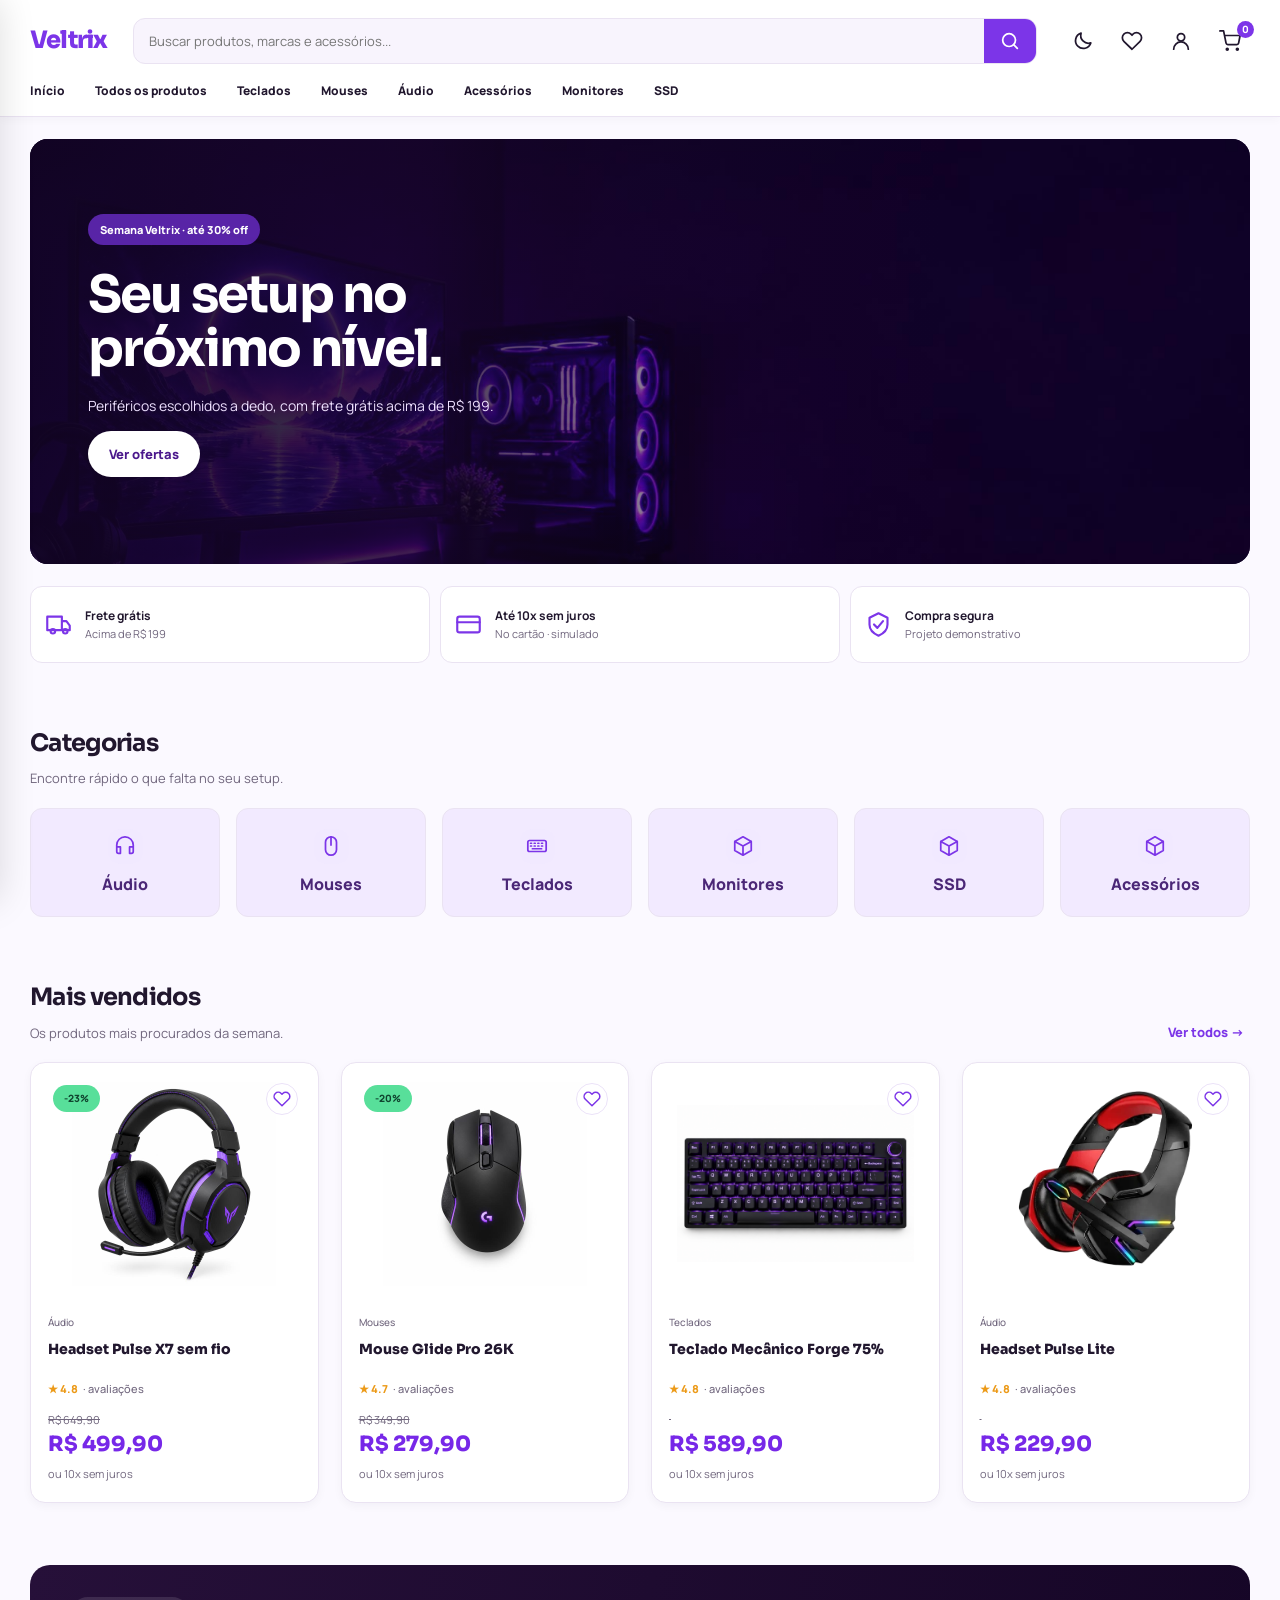
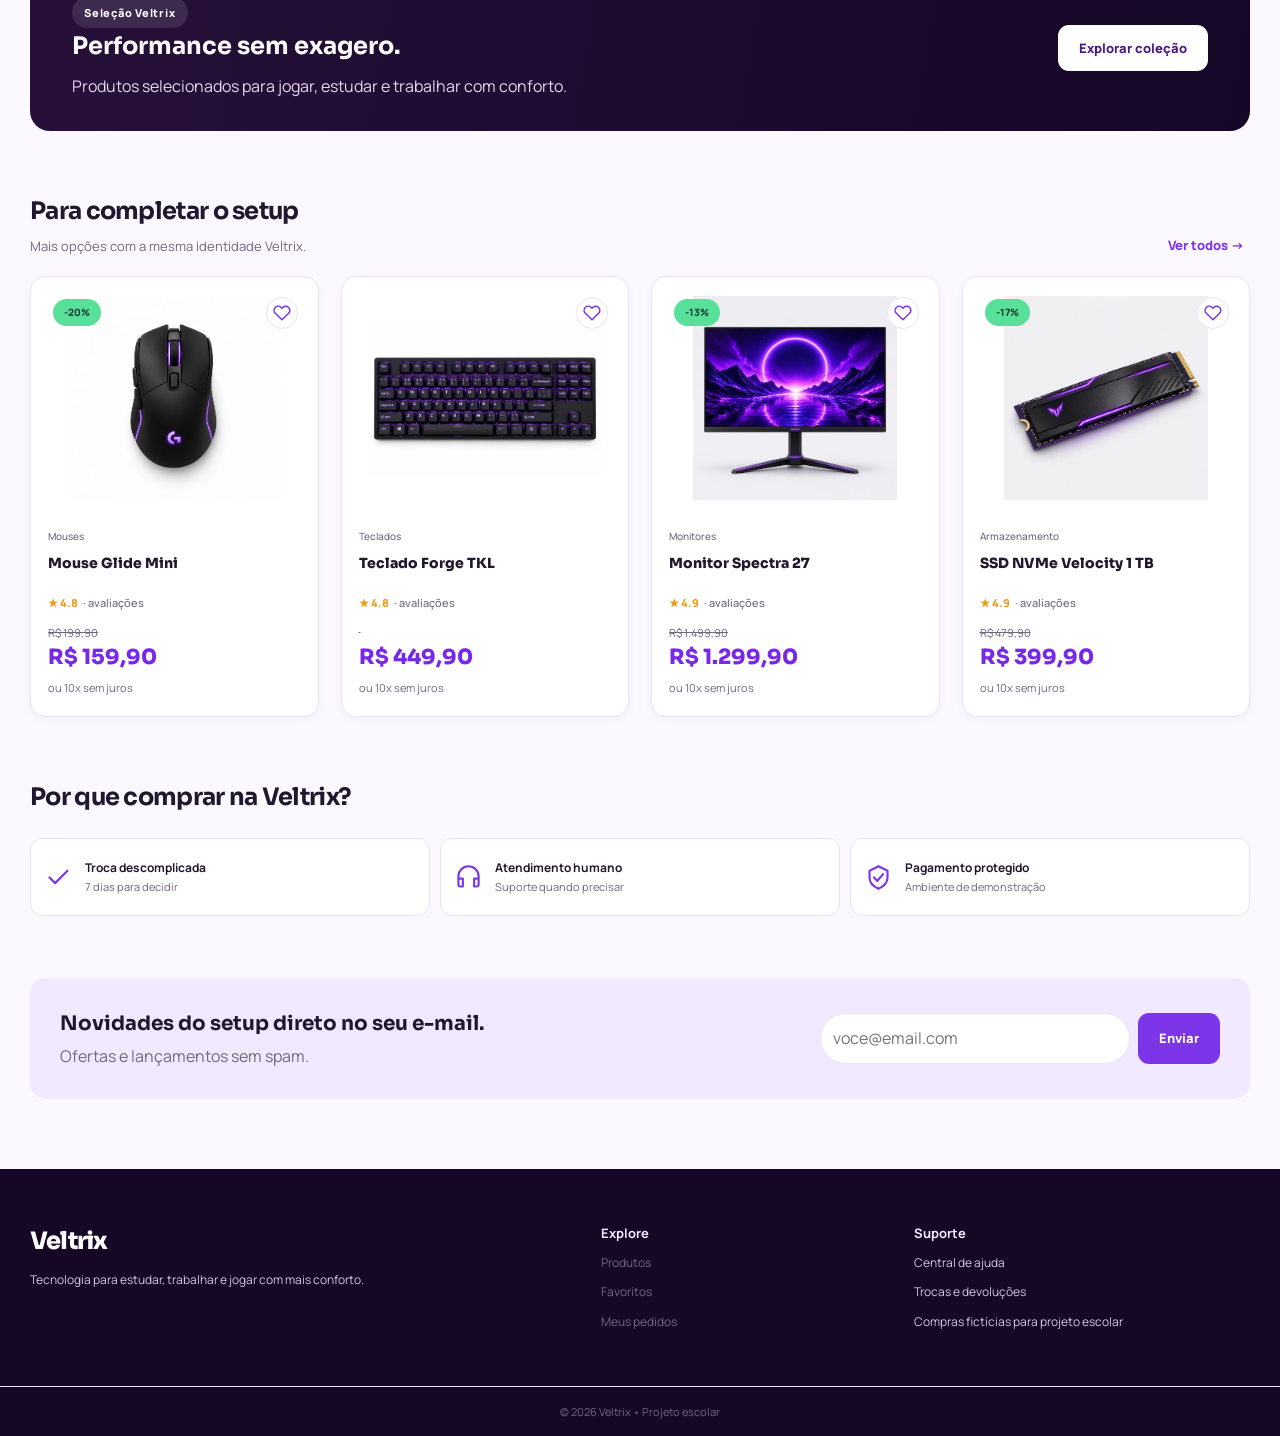
<file: index.html>
<!doctype html>
<html lang="pt-BR">
<head>
  <meta charset="UTF-8" />
  <meta name="viewport" content="width=device-width, initial-scale=1.0" />
  <meta name="theme-color" content="#7c35e8" />
  <meta name="description" content="Veltrix: periféricos e tecnologia para seu setup." />
  <title>Início | Veltrix</title>
  <link rel="stylesheet" href="style.css" />
  <script src="script.js" defer></script>
</head>
<body>
  <div class="notice">Frete grátis acima de R$ 199 <span>•</span> Tecnologia do seu jeito.</div>
  <header class="site-header">
    <div class="container header-content">
      <button id="menuButton" class="icon-button mobile-only" aria-label="Abrir menu" aria-expanded="false" aria-controls="mobileMenu"><svg viewBox="0 0 24 24"><path d="M4 6h16M4 12h16M4 18h16"/></svg></button>
      <a href="index.html" class="logo" data-page="home" aria-label="Veltrix, página inicial"><span class="logo-mark">V</span>Veltrix</a>
      <form id="searchForm" class="search-bar" role="search"><input id="searchInput" aria-label="Pesquisar produtos" placeholder="Buscar produtos, marcas e acessórios..." autocomplete="off"><button aria-label="Pesquisar" type="submit"><svg viewBox="0 0 24 24"><circle cx="11" cy="11" r="7"/><path d="m20 20-4-4"/></svg></button></form>
      <div class="header-actions">
        <button id="themeButton" class="icon-button" aria-label="Alternar modo escuro" title="Alternar tema"><svg viewBox="0 0 24 24"><path d="M20.5 14.1A8.5 8.5 0 0 1 9.9 3.5 8.5 8.5 0 1 0 20.5 14.1Z"/></svg></button>
        <button class="icon-button desktop-only" data-page="favorites" aria-label="Favoritos" title="Favoritos"><svg viewBox="0 0 24 24"><path d="M20.8 4.6a5.5 5.5 0 0 0-7.8 0L12 5.7l-1.1-1.1a5.5 5.5 0 0 0-7.8 7.8L12 21l8.8-8.6a5.5 5.5 0 0 0 0-7.8Z"/></svg></button>
        <button class="icon-button desktop-only" data-page="login" aria-label="Minha conta" title="Minha conta"><svg viewBox="0 0 24 24"><circle cx="12" cy="8" r="4"/><path d="M4 21a8 8 0 0 1 16 0"/></svg></button>
        <button class="icon-button cart-icon" data-page="cart" aria-label="Carrinho" title="Carrinho"><svg viewBox="0 0 24 24"><circle cx="9" cy="21" r="1"/><circle cx="20" cy="21" r="1"/><path d="M1 1h4l2.7 13.4a2 2 0 0 0 2 1.6h9.7a2 2 0 0 0 2-1.6L23 6H6"/></svg><span id="cartCount" class="cart-count">0</span></button>
      </div>
    </div>
    <nav class="desktop-nav container" aria-label="Menu principal">
      <a href="index.html" data-page="home">Início</a><a href="produtos.html" data-page="catalog">Todos os produtos</a><a href="produtos.html" data-category="Teclados">Teclados</a><a href="produtos.html" data-category="Mouses">Mouses</a><a href="produtos.html" data-category="Áudio">Áudio</a><a href="produtos.html" data-category="Acessórios">Acessórios</a><a href="produtos.html" data-category="Monitores">Monitores</a><a href="produtos.html" data-category="Armazenamento">SSD</a>
    </nav>
    <form id="mobileSearchForm" class="mobile-search container"><input id="mobileSearchInput" placeholder="O que você procura?" aria-label="Pesquisar no celular"/><button aria-label="Pesquisar" type="submit">Buscar</button></form>
  </header>
  <div id="menuBackdrop" class="menu-backdrop" hidden></div>
  <aside id="mobileMenu" class="mobile-menu" aria-label="Menu mobile" aria-hidden="true">
    <div class="menu-top"><strong>Veltrix</strong><button id="menuClose" class="icon-button" aria-label="Fechar menu"><svg viewBox="0 0 24 24"><path d="M18 6 6 18M6 6l12 12"/></svg></button></div>
    <p class="menu-subtitle">Tecnologia do seu jeito.</p>
    <div class="menu-label">NAVEGAR</div>
    <button data-page="home">Início <span>›</span></button><button data-page="catalog">Explorar produtos <span>›</span></button><button data-page="cart">Meu carrinho <span>›</span></button><button data-page="favorites">Favoritos <span>›</span></button><button data-page="login">Minha conta <span>›</span></button><button data-page="orders">Meus pedidos <span>›</span></button>
    <div class="menu-label">APARÊNCIA</div><button id="mobileThemeButton">Ativar modo escuro <span>☾</span></button>
  </aside>
  <main id="app" class="container" tabindex="-1"></main>
  <footer class="site-footer"><div class="container footer-content"><div><a class="logo" data-page="home" href="index.html"><span class="logo-mark">V</span>Veltrix</a><p>Tecnologia para estudar, trabalhar e jogar com mais conforto.</p></div><div><strong>Explore</strong><a data-page="catalog" href="produtos.html">Produtos</a><a data-page="favorites" href="favoritos.html">Favoritos</a><a data-page="orders" href="pedidos.html">Meus pedidos</a></div><div><strong>Suporte</strong><p>Central de ajuda</p><p>Trocas e devoluções</p><p>Compras fictícias para projeto escolar</p></div></div><div class="copyright">© 2026 Veltrix • Projeto escolar</div></footer>
  <div id="toast" class="toast" role="status" aria-live="polite"></div>
</body>
</html>
</file>
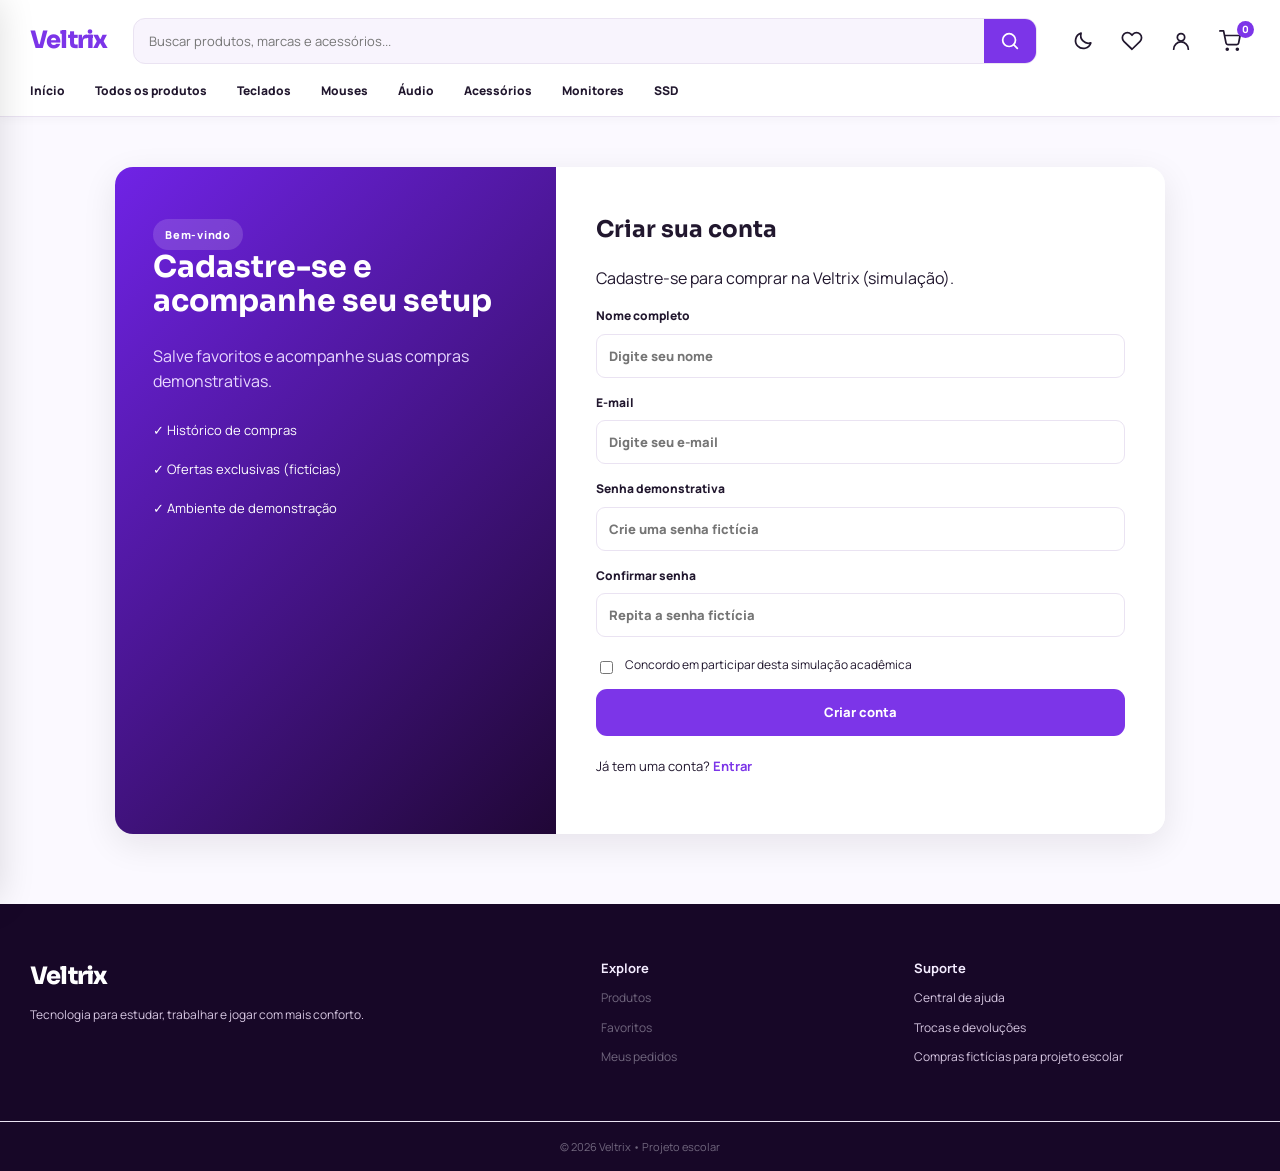
<file: cadastro.html>
<!doctype html>
<html lang="pt-BR">
<head>
  <meta charset="UTF-8" />
  <meta name="viewport" content="width=device-width, initial-scale=1.0" />
  <meta name="theme-color" content="#7c35e8" />
  <meta name="description" content="Veltrix: periféricos e tecnologia para seu setup." />
  <title>Criar conta | Veltrix</title>
  <link rel="stylesheet" href="style.css" />
  <script src="script.js" defer></script>
</head>
<body>
  <div class="notice">Frete grátis acima de R$ 199 <span>•</span> Tecnologia do seu jeito.</div>
  <header class="site-header">
    <div class="container header-content">
      <button id="menuButton" class="icon-button mobile-only" aria-label="Abrir menu" aria-expanded="false" aria-controls="mobileMenu"><svg viewBox="0 0 24 24"><path d="M4 6h16M4 12h16M4 18h16"/></svg></button>
      <a href="index.html" class="logo" data-page="home" aria-label="Veltrix, página inicial"><span class="logo-mark">V</span>Veltrix</a>
      <form id="searchForm" class="search-bar" role="search"><input id="searchInput" aria-label="Pesquisar produtos" placeholder="Buscar produtos, marcas e acessórios..." autocomplete="off"><button aria-label="Pesquisar" type="submit"><svg viewBox="0 0 24 24"><circle cx="11" cy="11" r="7"/><path d="m20 20-4-4"/></svg></button></form>
      <div class="header-actions">
        <button id="themeButton" class="icon-button" aria-label="Alternar modo escuro" title="Alternar tema"><svg viewBox="0 0 24 24"><path d="M20.5 14.1A8.5 8.5 0 0 1 9.9 3.5 8.5 8.5 0 1 0 20.5 14.1Z"/></svg></button>
        <button class="icon-button desktop-only" data-page="favorites" aria-label="Favoritos" title="Favoritos"><svg viewBox="0 0 24 24"><path d="M20.8 4.6a5.5 5.5 0 0 0-7.8 0L12 5.7l-1.1-1.1a5.5 5.5 0 0 0-7.8 7.8L12 21l8.8-8.6a5.5 5.5 0 0 0 0-7.8Z"/></svg></button>
        <button class="icon-button desktop-only" data-page="login" aria-label="Minha conta" title="Minha conta"><svg viewBox="0 0 24 24"><circle cx="12" cy="8" r="4"/><path d="M4 21a8 8 0 0 1 16 0"/></svg></button>
        <button class="icon-button cart-icon" data-page="cart" aria-label="Carrinho" title="Carrinho"><svg viewBox="0 0 24 24"><circle cx="9" cy="21" r="1"/><circle cx="20" cy="21" r="1"/><path d="M1 1h4l2.7 13.4a2 2 0 0 0 2 1.6h9.7a2 2 0 0 0 2-1.6L23 6H6"/></svg><span id="cartCount" class="cart-count">0</span></button>
      </div>
    </div>
    <nav class="desktop-nav container" aria-label="Menu principal">
      <a href="index.html" data-page="home">Início</a><a href="produtos.html" data-page="catalog">Todos os produtos</a><a href="produtos.html" data-category="Teclados">Teclados</a><a href="produtos.html" data-category="Mouses">Mouses</a><a href="produtos.html" data-category="Áudio">Áudio</a><a href="produtos.html" data-category="Acessórios">Acessórios</a><a href="produtos.html" data-category="Monitores">Monitores</a><a href="produtos.html" data-category="Armazenamento">SSD</a>
    </nav>
    <form id="mobileSearchForm" class="mobile-search container"><input id="mobileSearchInput" placeholder="O que você procura?" aria-label="Pesquisar no celular"/><button aria-label="Pesquisar" type="submit">Buscar</button></form>
  </header>
  <div id="menuBackdrop" class="menu-backdrop" hidden></div>
  <aside id="mobileMenu" class="mobile-menu" aria-label="Menu mobile" aria-hidden="true">
    <div class="menu-top"><strong>Veltrix</strong><button id="menuClose" class="icon-button" aria-label="Fechar menu"><svg viewBox="0 0 24 24"><path d="M18 6 6 18M6 6l12 12"/></svg></button></div>
    <p class="menu-subtitle">Tecnologia do seu jeito.</p>
    <div class="menu-label">NAVEGAR</div>
    <button data-page="home">Início <span>›</span></button><button data-page="catalog">Explorar produtos <span>›</span></button><button data-page="cart">Meu carrinho <span>›</span></button><button data-page="favorites">Favoritos <span>›</span></button><button data-page="login">Minha conta <span>›</span></button><button data-page="orders">Meus pedidos <span>›</span></button>
    <div class="menu-label">APARÊNCIA</div><button id="mobileThemeButton">Ativar modo escuro <span>☾</span></button>
  </aside>
  <main id="app" class="container" tabindex="-1"></main>
  <footer class="site-footer"><div class="container footer-content"><div><a class="logo" data-page="home" href="index.html"><span class="logo-mark">V</span>Veltrix</a><p>Tecnologia para estudar, trabalhar e jogar com mais conforto.</p></div><div><strong>Explore</strong><a data-page="catalog" href="produtos.html">Produtos</a><a data-page="favorites" href="favoritos.html">Favoritos</a><a data-page="orders" href="pedidos.html">Meus pedidos</a></div><div><strong>Suporte</strong><p>Central de ajuda</p><p>Trocas e devoluções</p><p>Compras fictícias para projeto escolar</p></div></div><div class="copyright">© 2026 Veltrix • Projeto escolar</div></footer>
  <div id="toast" class="toast" role="status" aria-live="polite"></div>
</body>
</html>
</file>
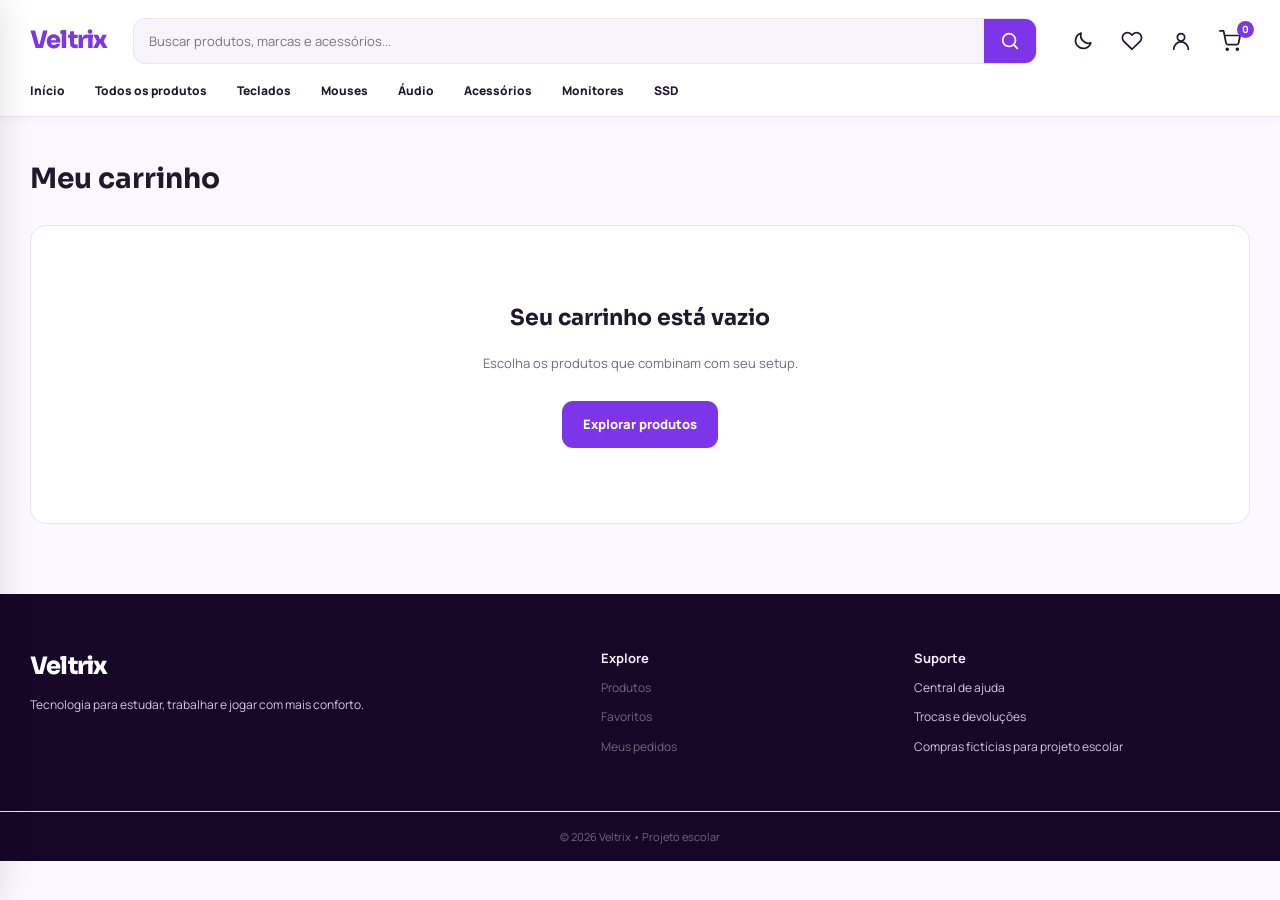
<file: carrinho.html>
<!doctype html>
<html lang="pt-BR">
<head>
  <meta charset="UTF-8" />
  <meta name="viewport" content="width=device-width, initial-scale=1.0" />
  <meta name="theme-color" content="#7c35e8" />
  <meta name="description" content="Veltrix: periféricos e tecnologia para seu setup." />
  <title>Carrinho | Veltrix</title>
  <link rel="stylesheet" href="style.css" />
  <script src="script.js" defer></script>
</head>
<body>
  <div class="notice">Frete grátis acima de R$ 199 <span>•</span> Tecnologia do seu jeito.</div>
  <header class="site-header">
    <div class="container header-content">
      <button id="menuButton" class="icon-button mobile-only" aria-label="Abrir menu" aria-expanded="false" aria-controls="mobileMenu"><svg viewBox="0 0 24 24"><path d="M4 6h16M4 12h16M4 18h16"/></svg></button>
      <a href="index.html" class="logo" data-page="home" aria-label="Veltrix, página inicial"><span class="logo-mark">V</span>Veltrix</a>
      <form id="searchForm" class="search-bar" role="search"><input id="searchInput" aria-label="Pesquisar produtos" placeholder="Buscar produtos, marcas e acessórios..." autocomplete="off"><button aria-label="Pesquisar" type="submit"><svg viewBox="0 0 24 24"><circle cx="11" cy="11" r="7"/><path d="m20 20-4-4"/></svg></button></form>
      <div class="header-actions">
        <button id="themeButton" class="icon-button" aria-label="Alternar modo escuro" title="Alternar tema"><svg viewBox="0 0 24 24"><path d="M20.5 14.1A8.5 8.5 0 0 1 9.9 3.5 8.5 8.5 0 1 0 20.5 14.1Z"/></svg></button>
        <button class="icon-button desktop-only" data-page="favorites" aria-label="Favoritos" title="Favoritos"><svg viewBox="0 0 24 24"><path d="M20.8 4.6a5.5 5.5 0 0 0-7.8 0L12 5.7l-1.1-1.1a5.5 5.5 0 0 0-7.8 7.8L12 21l8.8-8.6a5.5 5.5 0 0 0 0-7.8Z"/></svg></button>
        <button class="icon-button desktop-only" data-page="login" aria-label="Minha conta" title="Minha conta"><svg viewBox="0 0 24 24"><circle cx="12" cy="8" r="4"/><path d="M4 21a8 8 0 0 1 16 0"/></svg></button>
        <button class="icon-button cart-icon" data-page="cart" aria-label="Carrinho" title="Carrinho"><svg viewBox="0 0 24 24"><circle cx="9" cy="21" r="1"/><circle cx="20" cy="21" r="1"/><path d="M1 1h4l2.7 13.4a2 2 0 0 0 2 1.6h9.7a2 2 0 0 0 2-1.6L23 6H6"/></svg><span id="cartCount" class="cart-count">0</span></button>
      </div>
    </div>
    <nav class="desktop-nav container" aria-label="Menu principal">
      <a href="index.html" data-page="home">Início</a><a href="produtos.html" data-page="catalog">Todos os produtos</a><a href="produtos.html" data-category="Teclados">Teclados</a><a href="produtos.html" data-category="Mouses">Mouses</a><a href="produtos.html" data-category="Áudio">Áudio</a><a href="produtos.html" data-category="Acessórios">Acessórios</a><a href="produtos.html" data-category="Monitores">Monitores</a><a href="produtos.html" data-category="Armazenamento">SSD</a>
    </nav>
    <form id="mobileSearchForm" class="mobile-search container"><input id="mobileSearchInput" placeholder="O que você procura?" aria-label="Pesquisar no celular"/><button aria-label="Pesquisar" type="submit">Buscar</button></form>
  </header>
  <div id="menuBackdrop" class="menu-backdrop" hidden></div>
  <aside id="mobileMenu" class="mobile-menu" aria-label="Menu mobile" aria-hidden="true">
    <div class="menu-top"><strong>Veltrix</strong><button id="menuClose" class="icon-button" aria-label="Fechar menu"><svg viewBox="0 0 24 24"><path d="M18 6 6 18M6 6l12 12"/></svg></button></div>
    <p class="menu-subtitle">Tecnologia do seu jeito.</p>
    <div class="menu-label">NAVEGAR</div>
    <button data-page="home">Início <span>›</span></button><button data-page="catalog">Explorar produtos <span>›</span></button><button data-page="cart">Meu carrinho <span>›</span></button><button data-page="favorites">Favoritos <span>›</span></button><button data-page="login">Minha conta <span>›</span></button><button data-page="orders">Meus pedidos <span>›</span></button>
    <div class="menu-label">APARÊNCIA</div><button id="mobileThemeButton">Ativar modo escuro <span>☾</span></button>
  </aside>
  <main id="app" class="container" tabindex="-1"></main>
  <footer class="site-footer"><div class="container footer-content"><div><a class="logo" data-page="home" href="index.html"><span class="logo-mark">V</span>Veltrix</a><p>Tecnologia para estudar, trabalhar e jogar com mais conforto.</p></div><div><strong>Explore</strong><a data-page="catalog" href="produtos.html">Produtos</a><a data-page="favorites" href="favoritos.html">Favoritos</a><a data-page="orders" href="pedidos.html">Meus pedidos</a></div><div><strong>Suporte</strong><p>Central de ajuda</p><p>Trocas e devoluções</p><p>Compras fictícias para projeto escolar</p></div></div><div class="copyright">© 2026 Veltrix • Projeto escolar</div></footer>
  <div id="toast" class="toast" role="status" aria-live="polite"></div>
</body>
</html>
</file>
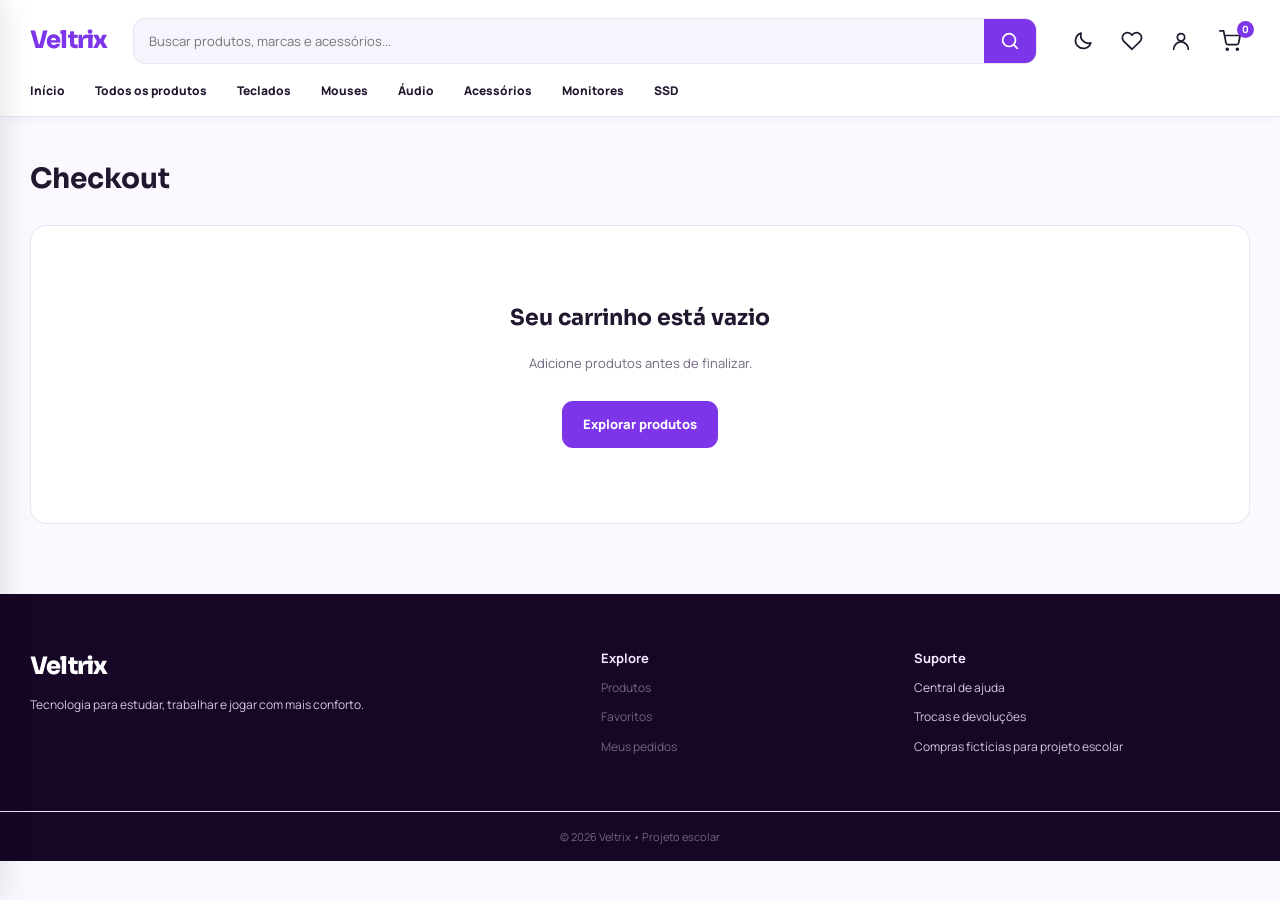
<file: checkout.html>
<!doctype html>
<html lang="pt-BR">
<head>
  <meta charset="UTF-8" />
  <meta name="viewport" content="width=device-width, initial-scale=1.0" />
  <meta name="theme-color" content="#7c35e8" />
  <meta name="description" content="Veltrix: periféricos e tecnologia para seu setup." />
  <title>Checkout | Veltrix</title>
  <link rel="stylesheet" href="style.css" />
  <script src="script.js" defer></script>
</head>
<body>
  <div class="notice">Frete grátis acima de R$ 199 <span>•</span> Tecnologia do seu jeito.</div>
  <header class="site-header">
    <div class="container header-content">
      <button id="menuButton" class="icon-button mobile-only" aria-label="Abrir menu" aria-expanded="false" aria-controls="mobileMenu"><svg viewBox="0 0 24 24"><path d="M4 6h16M4 12h16M4 18h16"/></svg></button>
      <a href="index.html" class="logo" data-page="home" aria-label="Veltrix, página inicial"><span class="logo-mark">V</span>Veltrix</a>
      <form id="searchForm" class="search-bar" role="search"><input id="searchInput" aria-label="Pesquisar produtos" placeholder="Buscar produtos, marcas e acessórios..." autocomplete="off"><button aria-label="Pesquisar" type="submit"><svg viewBox="0 0 24 24"><circle cx="11" cy="11" r="7"/><path d="m20 20-4-4"/></svg></button></form>
      <div class="header-actions">
        <button id="themeButton" class="icon-button" aria-label="Alternar modo escuro" title="Alternar tema"><svg viewBox="0 0 24 24"><path d="M20.5 14.1A8.5 8.5 0 0 1 9.9 3.5 8.5 8.5 0 1 0 20.5 14.1Z"/></svg></button>
        <button class="icon-button desktop-only" data-page="favorites" aria-label="Favoritos" title="Favoritos"><svg viewBox="0 0 24 24"><path d="M20.8 4.6a5.5 5.5 0 0 0-7.8 0L12 5.7l-1.1-1.1a5.5 5.5 0 0 0-7.8 7.8L12 21l8.8-8.6a5.5 5.5 0 0 0 0-7.8Z"/></svg></button>
        <button class="icon-button desktop-only" data-page="login" aria-label="Minha conta" title="Minha conta"><svg viewBox="0 0 24 24"><circle cx="12" cy="8" r="4"/><path d="M4 21a8 8 0 0 1 16 0"/></svg></button>
        <button class="icon-button cart-icon" data-page="cart" aria-label="Carrinho" title="Carrinho"><svg viewBox="0 0 24 24"><circle cx="9" cy="21" r="1"/><circle cx="20" cy="21" r="1"/><path d="M1 1h4l2.7 13.4a2 2 0 0 0 2 1.6h9.7a2 2 0 0 0 2-1.6L23 6H6"/></svg><span id="cartCount" class="cart-count">0</span></button>
      </div>
    </div>
    <nav class="desktop-nav container" aria-label="Menu principal">
      <a href="index.html" data-page="home">Início</a><a href="produtos.html" data-page="catalog">Todos os produtos</a><a href="produtos.html" data-category="Teclados">Teclados</a><a href="produtos.html" data-category="Mouses">Mouses</a><a href="produtos.html" data-category="Áudio">Áudio</a><a href="produtos.html" data-category="Acessórios">Acessórios</a><a href="produtos.html" data-category="Monitores">Monitores</a><a href="produtos.html" data-category="Armazenamento">SSD</a>
    </nav>
    <form id="mobileSearchForm" class="mobile-search container"><input id="mobileSearchInput" placeholder="O que você procura?" aria-label="Pesquisar no celular"/><button aria-label="Pesquisar" type="submit">Buscar</button></form>
  </header>
  <div id="menuBackdrop" class="menu-backdrop" hidden></div>
  <aside id="mobileMenu" class="mobile-menu" aria-label="Menu mobile" aria-hidden="true">
    <div class="menu-top"><strong>Veltrix</strong><button id="menuClose" class="icon-button" aria-label="Fechar menu"><svg viewBox="0 0 24 24"><path d="M18 6 6 18M6 6l12 12"/></svg></button></div>
    <p class="menu-subtitle">Tecnologia do seu jeito.</p>
    <div class="menu-label">NAVEGAR</div>
    <button data-page="home">Início <span>›</span></button><button data-page="catalog">Explorar produtos <span>›</span></button><button data-page="cart">Meu carrinho <span>›</span></button><button data-page="favorites">Favoritos <span>›</span></button><button data-page="login">Minha conta <span>›</span></button><button data-page="orders">Meus pedidos <span>›</span></button>
    <div class="menu-label">APARÊNCIA</div><button id="mobileThemeButton">Ativar modo escuro <span>☾</span></button>
  </aside>
  <main id="app" class="container" tabindex="-1"></main>
  <footer class="site-footer"><div class="container footer-content"><div><a class="logo" data-page="home" href="index.html"><span class="logo-mark">V</span>Veltrix</a><p>Tecnologia para estudar, trabalhar e jogar com mais conforto.</p></div><div><strong>Explore</strong><a data-page="catalog" href="produtos.html">Produtos</a><a data-page="favorites" href="favoritos.html">Favoritos</a><a data-page="orders" href="pedidos.html">Meus pedidos</a></div><div><strong>Suporte</strong><p>Central de ajuda</p><p>Trocas e devoluções</p><p>Compras fictícias para projeto escolar</p></div></div><div class="copyright">© 2026 Veltrix • Projeto escolar</div></footer>
  <div id="toast" class="toast" role="status" aria-live="polite"></div>
</body>
</html>
</file>
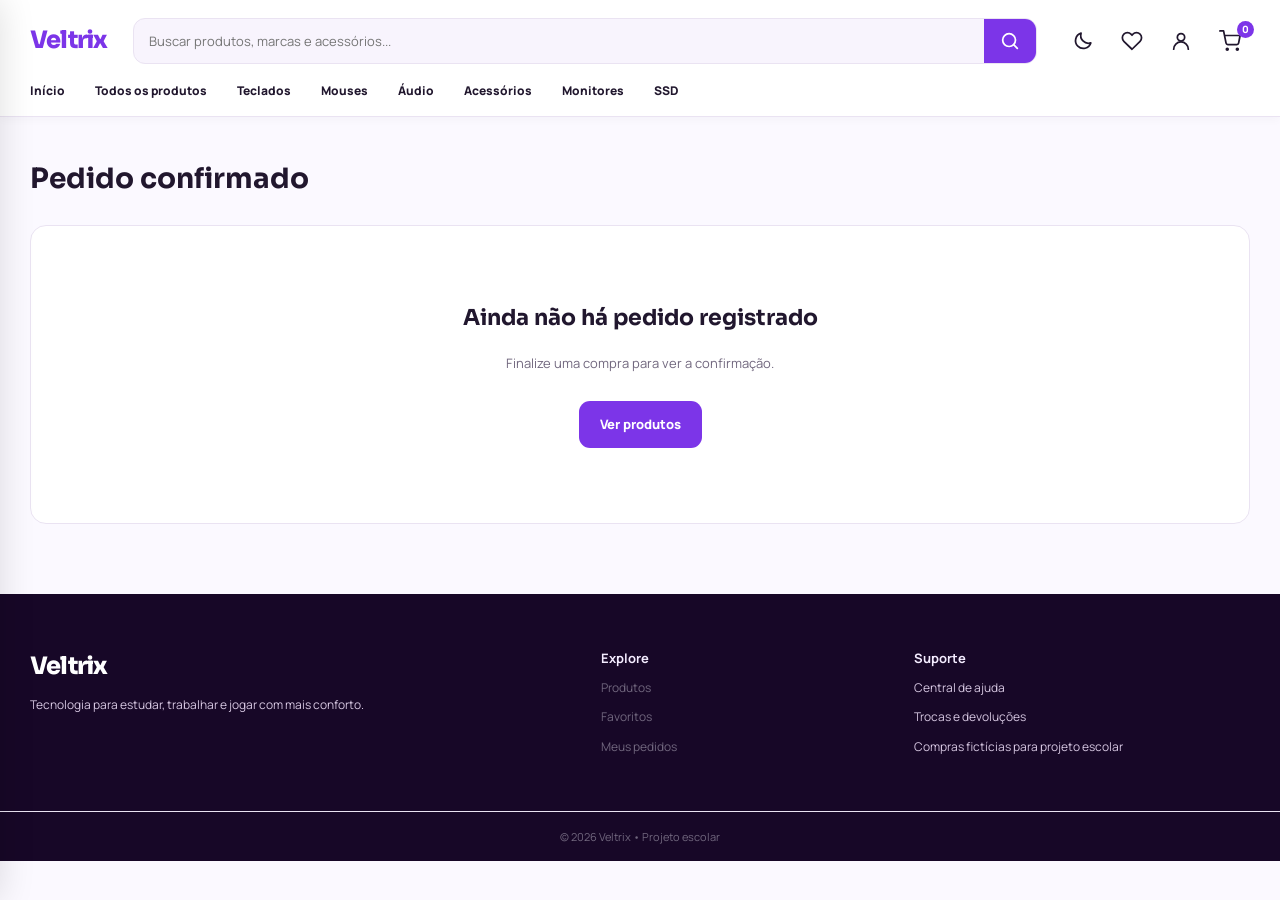
<file: confirmacao.html>
<!doctype html>
<html lang="pt-BR">
<head>
  <meta charset="UTF-8" />
  <meta name="viewport" content="width=device-width, initial-scale=1.0" />
  <meta name="theme-color" content="#7c35e8" />
  <meta name="description" content="Veltrix: periféricos e tecnologia para seu setup." />
  <title>Pedido confirmado | Veltrix</title>
  <link rel="stylesheet" href="style.css" />
  <script src="script.js" defer></script>
</head>
<body>
  <div class="notice">Frete grátis acima de R$ 199 <span>•</span> Tecnologia do seu jeito.</div>
  <header class="site-header">
    <div class="container header-content">
      <button id="menuButton" class="icon-button mobile-only" aria-label="Abrir menu" aria-expanded="false" aria-controls="mobileMenu"><svg viewBox="0 0 24 24"><path d="M4 6h16M4 12h16M4 18h16"/></svg></button>
      <a href="index.html" class="logo" data-page="home" aria-label="Veltrix, página inicial"><span class="logo-mark">V</span>Veltrix</a>
      <form id="searchForm" class="search-bar" role="search"><input id="searchInput" aria-label="Pesquisar produtos" placeholder="Buscar produtos, marcas e acessórios..." autocomplete="off"><button aria-label="Pesquisar" type="submit"><svg viewBox="0 0 24 24"><circle cx="11" cy="11" r="7"/><path d="m20 20-4-4"/></svg></button></form>
      <div class="header-actions">
        <button id="themeButton" class="icon-button" aria-label="Alternar modo escuro" title="Alternar tema"><svg viewBox="0 0 24 24"><path d="M20.5 14.1A8.5 8.5 0 0 1 9.9 3.5 8.5 8.5 0 1 0 20.5 14.1Z"/></svg></button>
        <button class="icon-button desktop-only" data-page="favorites" aria-label="Favoritos" title="Favoritos"><svg viewBox="0 0 24 24"><path d="M20.8 4.6a5.5 5.5 0 0 0-7.8 0L12 5.7l-1.1-1.1a5.5 5.5 0 0 0-7.8 7.8L12 21l8.8-8.6a5.5 5.5 0 0 0 0-7.8Z"/></svg></button>
        <button class="icon-button desktop-only" data-page="login" aria-label="Minha conta" title="Minha conta"><svg viewBox="0 0 24 24"><circle cx="12" cy="8" r="4"/><path d="M4 21a8 8 0 0 1 16 0"/></svg></button>
        <button class="icon-button cart-icon" data-page="cart" aria-label="Carrinho" title="Carrinho"><svg viewBox="0 0 24 24"><circle cx="9" cy="21" r="1"/><circle cx="20" cy="21" r="1"/><path d="M1 1h4l2.7 13.4a2 2 0 0 0 2 1.6h9.7a2 2 0 0 0 2-1.6L23 6H6"/></svg><span id="cartCount" class="cart-count">0</span></button>
      </div>
    </div>
    <nav class="desktop-nav container" aria-label="Menu principal">
      <a href="index.html" data-page="home">Início</a><a href="produtos.html" data-page="catalog">Todos os produtos</a><a href="produtos.html" data-category="Teclados">Teclados</a><a href="produtos.html" data-category="Mouses">Mouses</a><a href="produtos.html" data-category="Áudio">Áudio</a><a href="produtos.html" data-category="Acessórios">Acessórios</a><a href="produtos.html" data-category="Monitores">Monitores</a><a href="produtos.html" data-category="Armazenamento">SSD</a>
    </nav>
    <form id="mobileSearchForm" class="mobile-search container"><input id="mobileSearchInput" placeholder="O que você procura?" aria-label="Pesquisar no celular"/><button aria-label="Pesquisar" type="submit">Buscar</button></form>
  </header>
  <div id="menuBackdrop" class="menu-backdrop" hidden></div>
  <aside id="mobileMenu" class="mobile-menu" aria-label="Menu mobile" aria-hidden="true">
    <div class="menu-top"><strong>Veltrix</strong><button id="menuClose" class="icon-button" aria-label="Fechar menu"><svg viewBox="0 0 24 24"><path d="M18 6 6 18M6 6l12 12"/></svg></button></div>
    <p class="menu-subtitle">Tecnologia do seu jeito.</p>
    <div class="menu-label">NAVEGAR</div>
    <button data-page="home">Início <span>›</span></button><button data-page="catalog">Explorar produtos <span>›</span></button><button data-page="cart">Meu carrinho <span>›</span></button><button data-page="favorites">Favoritos <span>›</span></button><button data-page="login">Minha conta <span>›</span></button><button data-page="orders">Meus pedidos <span>›</span></button>
    <div class="menu-label">APARÊNCIA</div><button id="mobileThemeButton">Ativar modo escuro <span>☾</span></button>
  </aside>
  <main id="app" class="container" tabindex="-1"></main>
  <footer class="site-footer"><div class="container footer-content"><div><a class="logo" data-page="home" href="index.html"><span class="logo-mark">V</span>Veltrix</a><p>Tecnologia para estudar, trabalhar e jogar com mais conforto.</p></div><div><strong>Explore</strong><a data-page="catalog" href="produtos.html">Produtos</a><a data-page="favorites" href="favoritos.html">Favoritos</a><a data-page="orders" href="pedidos.html">Meus pedidos</a></div><div><strong>Suporte</strong><p>Central de ajuda</p><p>Trocas e devoluções</p><p>Compras fictícias para projeto escolar</p></div></div><div class="copyright">© 2026 Veltrix • Projeto escolar</div></footer>
  <div id="toast" class="toast" role="status" aria-live="polite"></div>
</body>
</html>
</file>
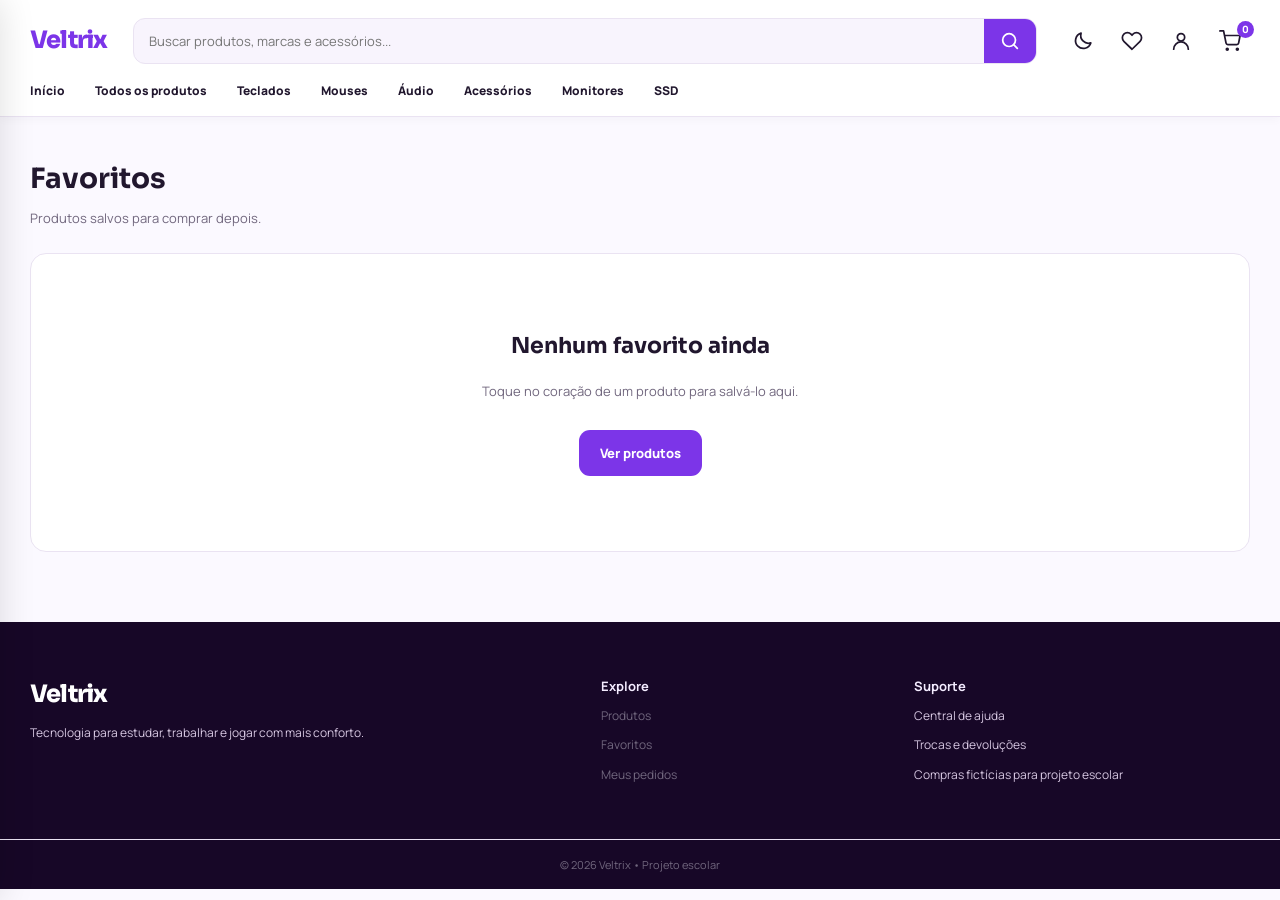
<file: favoritos.html>
<!doctype html>
<html lang="pt-BR">
<head>
  <meta charset="UTF-8" />
  <meta name="viewport" content="width=device-width, initial-scale=1.0" />
  <meta name="theme-color" content="#7c35e8" />
  <meta name="description" content="Veltrix: periféricos e tecnologia para seu setup." />
  <title>Favoritos | Veltrix</title>
  <link rel="stylesheet" href="style.css" />
  <script src="script.js" defer></script>
</head>
<body>
  <div class="notice">Frete grátis acima de R$ 199 <span>•</span> Tecnologia do seu jeito.</div>
  <header class="site-header">
    <div class="container header-content">
      <button id="menuButton" class="icon-button mobile-only" aria-label="Abrir menu" aria-expanded="false" aria-controls="mobileMenu"><svg viewBox="0 0 24 24"><path d="M4 6h16M4 12h16M4 18h16"/></svg></button>
      <a href="index.html" class="logo" data-page="home" aria-label="Veltrix, página inicial"><span class="logo-mark">V</span>Veltrix</a>
      <form id="searchForm" class="search-bar" role="search"><input id="searchInput" aria-label="Pesquisar produtos" placeholder="Buscar produtos, marcas e acessórios..." autocomplete="off"><button aria-label="Pesquisar" type="submit"><svg viewBox="0 0 24 24"><circle cx="11" cy="11" r="7"/><path d="m20 20-4-4"/></svg></button></form>
      <div class="header-actions">
        <button id="themeButton" class="icon-button" aria-label="Alternar modo escuro" title="Alternar tema"><svg viewBox="0 0 24 24"><path d="M20.5 14.1A8.5 8.5 0 0 1 9.9 3.5 8.5 8.5 0 1 0 20.5 14.1Z"/></svg></button>
        <button class="icon-button desktop-only" data-page="favorites" aria-label="Favoritos" title="Favoritos"><svg viewBox="0 0 24 24"><path d="M20.8 4.6a5.5 5.5 0 0 0-7.8 0L12 5.7l-1.1-1.1a5.5 5.5 0 0 0-7.8 7.8L12 21l8.8-8.6a5.5 5.5 0 0 0 0-7.8Z"/></svg></button>
        <button class="icon-button desktop-only" data-page="login" aria-label="Minha conta" title="Minha conta"><svg viewBox="0 0 24 24"><circle cx="12" cy="8" r="4"/><path d="M4 21a8 8 0 0 1 16 0"/></svg></button>
        <button class="icon-button cart-icon" data-page="cart" aria-label="Carrinho" title="Carrinho"><svg viewBox="0 0 24 24"><circle cx="9" cy="21" r="1"/><circle cx="20" cy="21" r="1"/><path d="M1 1h4l2.7 13.4a2 2 0 0 0 2 1.6h9.7a2 2 0 0 0 2-1.6L23 6H6"/></svg><span id="cartCount" class="cart-count">0</span></button>
      </div>
    </div>
    <nav class="desktop-nav container" aria-label="Menu principal">
      <a href="index.html" data-page="home">Início</a><a href="produtos.html" data-page="catalog">Todos os produtos</a><a href="produtos.html" data-category="Teclados">Teclados</a><a href="produtos.html" data-category="Mouses">Mouses</a><a href="produtos.html" data-category="Áudio">Áudio</a><a href="produtos.html" data-category="Acessórios">Acessórios</a><a href="produtos.html" data-category="Monitores">Monitores</a><a href="produtos.html" data-category="Armazenamento">SSD</a>
    </nav>
    <form id="mobileSearchForm" class="mobile-search container"><input id="mobileSearchInput" placeholder="O que você procura?" aria-label="Pesquisar no celular"/><button aria-label="Pesquisar" type="submit">Buscar</button></form>
  </header>
  <div id="menuBackdrop" class="menu-backdrop" hidden></div>
  <aside id="mobileMenu" class="mobile-menu" aria-label="Menu mobile" aria-hidden="true">
    <div class="menu-top"><strong>Veltrix</strong><button id="menuClose" class="icon-button" aria-label="Fechar menu"><svg viewBox="0 0 24 24"><path d="M18 6 6 18M6 6l12 12"/></svg></button></div>
    <p class="menu-subtitle">Tecnologia do seu jeito.</p>
    <div class="menu-label">NAVEGAR</div>
    <button data-page="home">Início <span>›</span></button><button data-page="catalog">Explorar produtos <span>›</span></button><button data-page="cart">Meu carrinho <span>›</span></button><button data-page="favorites">Favoritos <span>›</span></button><button data-page="login">Minha conta <span>›</span></button><button data-page="orders">Meus pedidos <span>›</span></button>
    <div class="menu-label">APARÊNCIA</div><button id="mobileThemeButton">Ativar modo escuro <span>☾</span></button>
  </aside>
  <main id="app" class="container" tabindex="-1"></main>
  <footer class="site-footer"><div class="container footer-content"><div><a class="logo" data-page="home" href="index.html"><span class="logo-mark">V</span>Veltrix</a><p>Tecnologia para estudar, trabalhar e jogar com mais conforto.</p></div><div><strong>Explore</strong><a data-page="catalog" href="produtos.html">Produtos</a><a data-page="favorites" href="favoritos.html">Favoritos</a><a data-page="orders" href="pedidos.html">Meus pedidos</a></div><div><strong>Suporte</strong><p>Central de ajuda</p><p>Trocas e devoluções</p><p>Compras fictícias para projeto escolar</p></div></div><div class="copyright">© 2026 Veltrix • Projeto escolar</div></footer>
  <div id="toast" class="toast" role="status" aria-live="polite"></div>
</body>
</html>
</file>
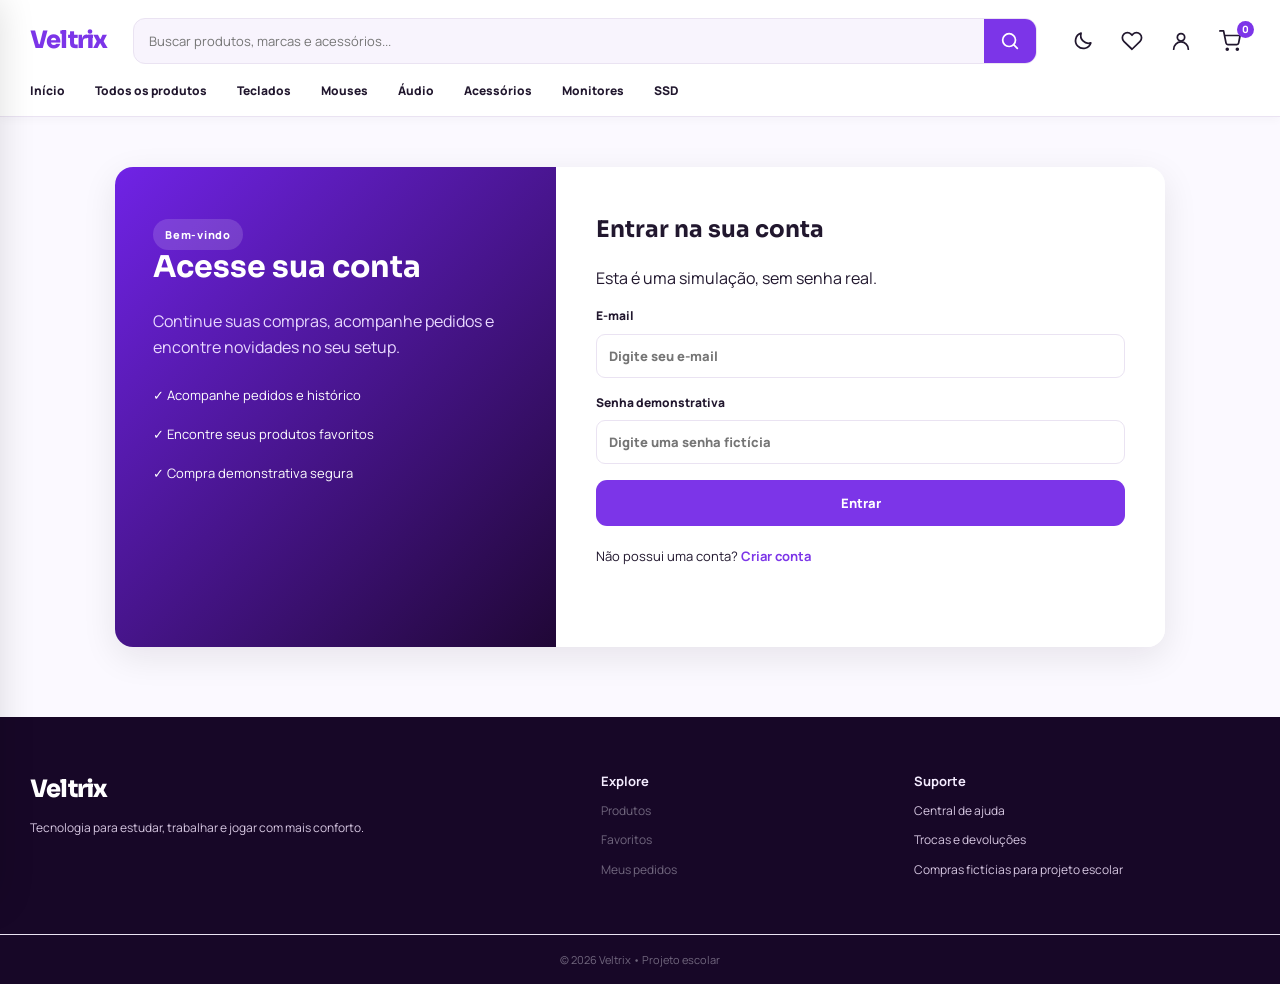
<file: login.html>
<!doctype html>
<html lang="pt-BR">
<head>
  <meta charset="UTF-8" />
  <meta name="viewport" content="width=device-width, initial-scale=1.0" />
  <meta name="theme-color" content="#7c35e8" />
  <meta name="description" content="Veltrix: periféricos e tecnologia para seu setup." />
  <title>Entrar | Veltrix</title>
  <link rel="stylesheet" href="style.css" />
  <script src="script.js" defer></script>
</head>
<body>
  <div class="notice">Frete grátis acima de R$ 199 <span>•</span> Tecnologia do seu jeito.</div>
  <header class="site-header">
    <div class="container header-content">
      <button id="menuButton" class="icon-button mobile-only" aria-label="Abrir menu" aria-expanded="false" aria-controls="mobileMenu"><svg viewBox="0 0 24 24"><path d="M4 6h16M4 12h16M4 18h16"/></svg></button>
      <a href="index.html" class="logo" data-page="home" aria-label="Veltrix, página inicial"><span class="logo-mark">V</span>Veltrix</a>
      <form id="searchForm" class="search-bar" role="search"><input id="searchInput" aria-label="Pesquisar produtos" placeholder="Buscar produtos, marcas e acessórios..." autocomplete="off"><button aria-label="Pesquisar" type="submit"><svg viewBox="0 0 24 24"><circle cx="11" cy="11" r="7"/><path d="m20 20-4-4"/></svg></button></form>
      <div class="header-actions">
        <button id="themeButton" class="icon-button" aria-label="Alternar modo escuro" title="Alternar tema"><svg viewBox="0 0 24 24"><path d="M20.5 14.1A8.5 8.5 0 0 1 9.9 3.5 8.5 8.5 0 1 0 20.5 14.1Z"/></svg></button>
        <button class="icon-button desktop-only" data-page="favorites" aria-label="Favoritos" title="Favoritos"><svg viewBox="0 0 24 24"><path d="M20.8 4.6a5.5 5.5 0 0 0-7.8 0L12 5.7l-1.1-1.1a5.5 5.5 0 0 0-7.8 7.8L12 21l8.8-8.6a5.5 5.5 0 0 0 0-7.8Z"/></svg></button>
        <button class="icon-button desktop-only" data-page="login" aria-label="Minha conta" title="Minha conta"><svg viewBox="0 0 24 24"><circle cx="12" cy="8" r="4"/><path d="M4 21a8 8 0 0 1 16 0"/></svg></button>
        <button class="icon-button cart-icon" data-page="cart" aria-label="Carrinho" title="Carrinho"><svg viewBox="0 0 24 24"><circle cx="9" cy="21" r="1"/><circle cx="20" cy="21" r="1"/><path d="M1 1h4l2.7 13.4a2 2 0 0 0 2 1.6h9.7a2 2 0 0 0 2-1.6L23 6H6"/></svg><span id="cartCount" class="cart-count">0</span></button>
      </div>
    </div>
    <nav class="desktop-nav container" aria-label="Menu principal">
      <a href="index.html" data-page="home">Início</a><a href="produtos.html" data-page="catalog">Todos os produtos</a><a href="produtos.html" data-category="Teclados">Teclados</a><a href="produtos.html" data-category="Mouses">Mouses</a><a href="produtos.html" data-category="Áudio">Áudio</a><a href="produtos.html" data-category="Acessórios">Acessórios</a><a href="produtos.html" data-category="Monitores">Monitores</a><a href="produtos.html" data-category="Armazenamento">SSD</a>
    </nav>
    <form id="mobileSearchForm" class="mobile-search container"><input id="mobileSearchInput" placeholder="O que você procura?" aria-label="Pesquisar no celular"/><button aria-label="Pesquisar" type="submit">Buscar</button></form>
  </header>
  <div id="menuBackdrop" class="menu-backdrop" hidden></div>
  <aside id="mobileMenu" class="mobile-menu" aria-label="Menu mobile" aria-hidden="true">
    <div class="menu-top"><strong>Veltrix</strong><button id="menuClose" class="icon-button" aria-label="Fechar menu"><svg viewBox="0 0 24 24"><path d="M18 6 6 18M6 6l12 12"/></svg></button></div>
    <p class="menu-subtitle">Tecnologia do seu jeito.</p>
    <div class="menu-label">NAVEGAR</div>
    <button data-page="home">Início <span>›</span></button><button data-page="catalog">Explorar produtos <span>›</span></button><button data-page="cart">Meu carrinho <span>›</span></button><button data-page="favorites">Favoritos <span>›</span></button><button data-page="login">Minha conta <span>›</span></button><button data-page="orders">Meus pedidos <span>›</span></button>
    <div class="menu-label">APARÊNCIA</div><button id="mobileThemeButton">Ativar modo escuro <span>☾</span></button>
  </aside>
  <main id="app" class="container" tabindex="-1"></main>
  <footer class="site-footer"><div class="container footer-content"><div><a class="logo" data-page="home" href="index.html"><span class="logo-mark">V</span>Veltrix</a><p>Tecnologia para estudar, trabalhar e jogar com mais conforto.</p></div><div><strong>Explore</strong><a data-page="catalog" href="produtos.html">Produtos</a><a data-page="favorites" href="favoritos.html">Favoritos</a><a data-page="orders" href="pedidos.html">Meus pedidos</a></div><div><strong>Suporte</strong><p>Central de ajuda</p><p>Trocas e devoluções</p><p>Compras fictícias para projeto escolar</p></div></div><div class="copyright">© 2026 Veltrix • Projeto escolar</div></footer>
  <div id="toast" class="toast" role="status" aria-live="polite"></div>
</body>
</html>
</file>
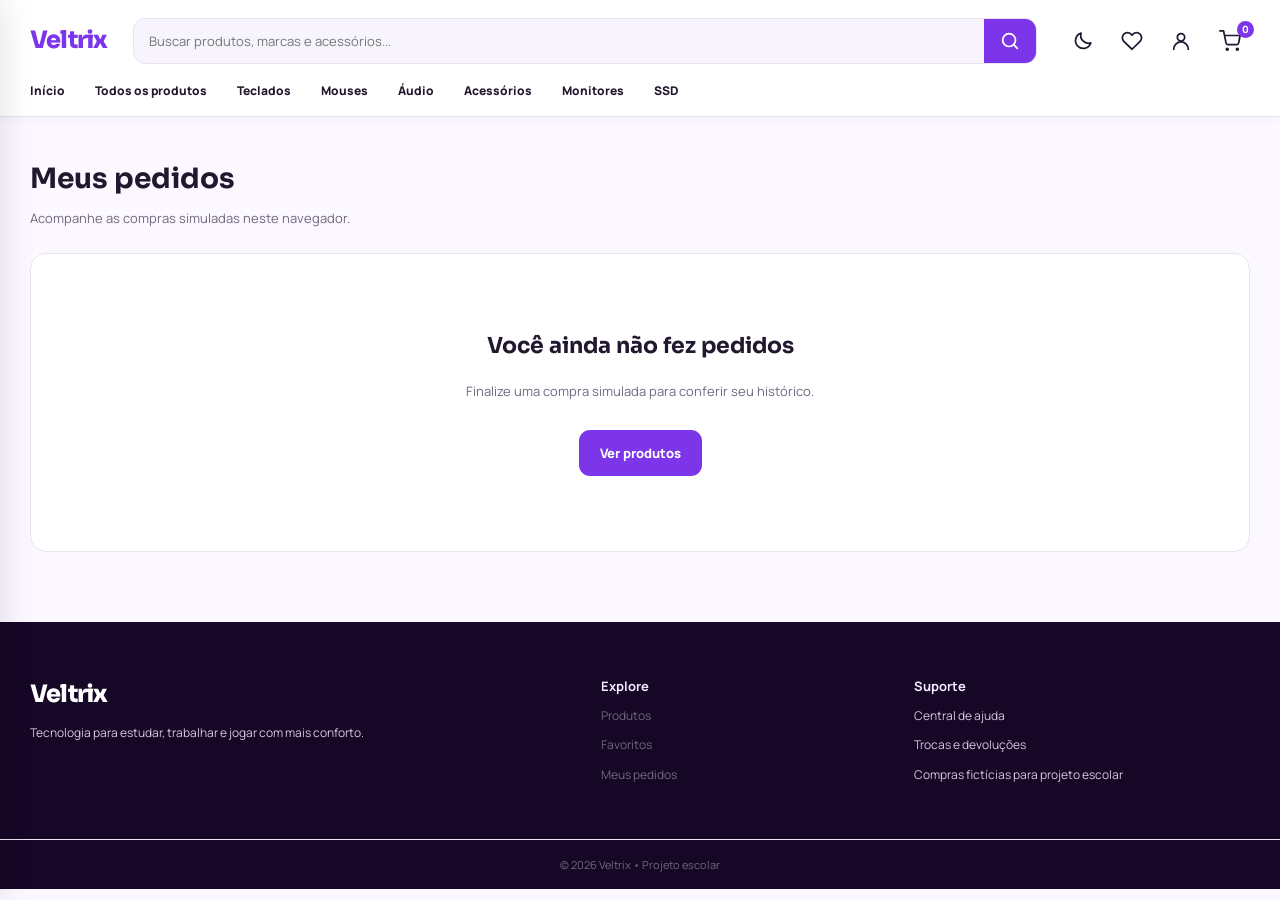
<file: pedidos.html>
<!doctype html>
<html lang="pt-BR">
<head>
  <meta charset="UTF-8" />
  <meta name="viewport" content="width=device-width, initial-scale=1.0" />
  <meta name="theme-color" content="#7c35e8" />
  <meta name="description" content="Veltrix: periféricos e tecnologia para seu setup." />
  <title>Meus pedidos | Veltrix</title>
  <link rel="stylesheet" href="style.css" />
  <script src="script.js" defer></script>
</head>
<body>
  <div class="notice">Frete grátis acima de R$ 199 <span>•</span> Tecnologia do seu jeito.</div>
  <header class="site-header">
    <div class="container header-content">
      <button id="menuButton" class="icon-button mobile-only" aria-label="Abrir menu" aria-expanded="false" aria-controls="mobileMenu"><svg viewBox="0 0 24 24"><path d="M4 6h16M4 12h16M4 18h16"/></svg></button>
      <a href="index.html" class="logo" data-page="home" aria-label="Veltrix, página inicial"><span class="logo-mark">V</span>Veltrix</a>
      <form id="searchForm" class="search-bar" role="search"><input id="searchInput" aria-label="Pesquisar produtos" placeholder="Buscar produtos, marcas e acessórios..." autocomplete="off"><button aria-label="Pesquisar" type="submit"><svg viewBox="0 0 24 24"><circle cx="11" cy="11" r="7"/><path d="m20 20-4-4"/></svg></button></form>
      <div class="header-actions">
        <button id="themeButton" class="icon-button" aria-label="Alternar modo escuro" title="Alternar tema"><svg viewBox="0 0 24 24"><path d="M20.5 14.1A8.5 8.5 0 0 1 9.9 3.5 8.5 8.5 0 1 0 20.5 14.1Z"/></svg></button>
        <button class="icon-button desktop-only" data-page="favorites" aria-label="Favoritos" title="Favoritos"><svg viewBox="0 0 24 24"><path d="M20.8 4.6a5.5 5.5 0 0 0-7.8 0L12 5.7l-1.1-1.1a5.5 5.5 0 0 0-7.8 7.8L12 21l8.8-8.6a5.5 5.5 0 0 0 0-7.8Z"/></svg></button>
        <button class="icon-button desktop-only" data-page="login" aria-label="Minha conta" title="Minha conta"><svg viewBox="0 0 24 24"><circle cx="12" cy="8" r="4"/><path d="M4 21a8 8 0 0 1 16 0"/></svg></button>
        <button class="icon-button cart-icon" data-page="cart" aria-label="Carrinho" title="Carrinho"><svg viewBox="0 0 24 24"><circle cx="9" cy="21" r="1"/><circle cx="20" cy="21" r="1"/><path d="M1 1h4l2.7 13.4a2 2 0 0 0 2 1.6h9.7a2 2 0 0 0 2-1.6L23 6H6"/></svg><span id="cartCount" class="cart-count">0</span></button>
      </div>
    </div>
    <nav class="desktop-nav container" aria-label="Menu principal">
      <a href="index.html" data-page="home">Início</a><a href="produtos.html" data-page="catalog">Todos os produtos</a><a href="produtos.html" data-category="Teclados">Teclados</a><a href="produtos.html" data-category="Mouses">Mouses</a><a href="produtos.html" data-category="Áudio">Áudio</a><a href="produtos.html" data-category="Acessórios">Acessórios</a><a href="produtos.html" data-category="Monitores">Monitores</a><a href="produtos.html" data-category="Armazenamento">SSD</a>
    </nav>
    <form id="mobileSearchForm" class="mobile-search container"><input id="mobileSearchInput" placeholder="O que você procura?" aria-label="Pesquisar no celular"/><button aria-label="Pesquisar" type="submit">Buscar</button></form>
  </header>
  <div id="menuBackdrop" class="menu-backdrop" hidden></div>
  <aside id="mobileMenu" class="mobile-menu" aria-label="Menu mobile" aria-hidden="true">
    <div class="menu-top"><strong>Veltrix</strong><button id="menuClose" class="icon-button" aria-label="Fechar menu"><svg viewBox="0 0 24 24"><path d="M18 6 6 18M6 6l12 12"/></svg></button></div>
    <p class="menu-subtitle">Tecnologia do seu jeito.</p>
    <div class="menu-label">NAVEGAR</div>
    <button data-page="home">Início <span>›</span></button><button data-page="catalog">Explorar produtos <span>›</span></button><button data-page="cart">Meu carrinho <span>›</span></button><button data-page="favorites">Favoritos <span>›</span></button><button data-page="login">Minha conta <span>›</span></button><button data-page="orders">Meus pedidos <span>›</span></button>
    <div class="menu-label">APARÊNCIA</div><button id="mobileThemeButton">Ativar modo escuro <span>☾</span></button>
  </aside>
  <main id="app" class="container" tabindex="-1"></main>
  <footer class="site-footer"><div class="container footer-content"><div><a class="logo" data-page="home" href="index.html"><span class="logo-mark">V</span>Veltrix</a><p>Tecnologia para estudar, trabalhar e jogar com mais conforto.</p></div><div><strong>Explore</strong><a data-page="catalog" href="produtos.html">Produtos</a><a data-page="favorites" href="favoritos.html">Favoritos</a><a data-page="orders" href="pedidos.html">Meus pedidos</a></div><div><strong>Suporte</strong><p>Central de ajuda</p><p>Trocas e devoluções</p><p>Compras fictícias para projeto escolar</p></div></div><div class="copyright">© 2026 Veltrix • Projeto escolar</div></footer>
  <div id="toast" class="toast" role="status" aria-live="polite"></div>
</body>
</html>
</file>
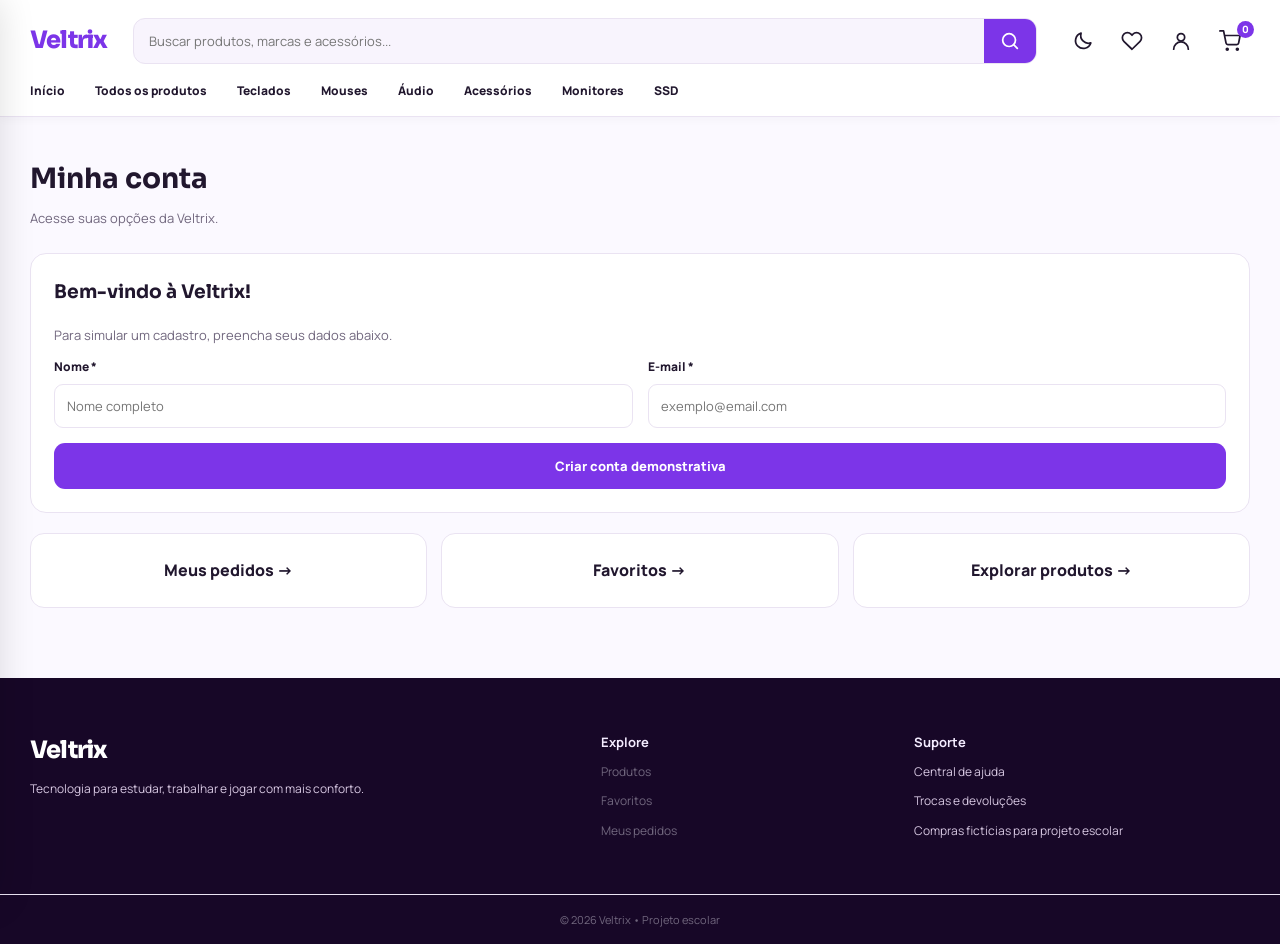
<file: perfil.html>
<!doctype html>
<html lang="pt-BR">
<head>
  <meta charset="UTF-8" />
  <meta name="viewport" content="width=device-width, initial-scale=1.0" />
  <meta name="theme-color" content="#7c35e8" />
  <meta name="description" content="Veltrix: periféricos e tecnologia para seu setup." />
  <title>Minha conta | Veltrix</title>
  <link rel="stylesheet" href="style.css" />
  <script src="script.js" defer></script>
</head>
<body>
  <div class="notice">Frete grátis acima de R$ 199 <span>•</span> Tecnologia do seu jeito.</div>
  <header class="site-header">
    <div class="container header-content">
      <button id="menuButton" class="icon-button mobile-only" aria-label="Abrir menu" aria-expanded="false" aria-controls="mobileMenu"><svg viewBox="0 0 24 24"><path d="M4 6h16M4 12h16M4 18h16"/></svg></button>
      <a href="index.html" class="logo" data-page="home" aria-label="Veltrix, página inicial"><span class="logo-mark">V</span>Veltrix</a>
      <form id="searchForm" class="search-bar" role="search"><input id="searchInput" aria-label="Pesquisar produtos" placeholder="Buscar produtos, marcas e acessórios..." autocomplete="off"><button aria-label="Pesquisar" type="submit"><svg viewBox="0 0 24 24"><circle cx="11" cy="11" r="7"/><path d="m20 20-4-4"/></svg></button></form>
      <div class="header-actions">
        <button id="themeButton" class="icon-button" aria-label="Alternar modo escuro" title="Alternar tema"><svg viewBox="0 0 24 24"><path d="M20.5 14.1A8.5 8.5 0 0 1 9.9 3.5 8.5 8.5 0 1 0 20.5 14.1Z"/></svg></button>
        <button class="icon-button desktop-only" data-page="favorites" aria-label="Favoritos" title="Favoritos"><svg viewBox="0 0 24 24"><path d="M20.8 4.6a5.5 5.5 0 0 0-7.8 0L12 5.7l-1.1-1.1a5.5 5.5 0 0 0-7.8 7.8L12 21l8.8-8.6a5.5 5.5 0 0 0 0-7.8Z"/></svg></button>
        <button class="icon-button desktop-only" data-page="login" aria-label="Minha conta" title="Minha conta"><svg viewBox="0 0 24 24"><circle cx="12" cy="8" r="4"/><path d="M4 21a8 8 0 0 1 16 0"/></svg></button>
        <button class="icon-button cart-icon" data-page="cart" aria-label="Carrinho" title="Carrinho"><svg viewBox="0 0 24 24"><circle cx="9" cy="21" r="1"/><circle cx="20" cy="21" r="1"/><path d="M1 1h4l2.7 13.4a2 2 0 0 0 2 1.6h9.7a2 2 0 0 0 2-1.6L23 6H6"/></svg><span id="cartCount" class="cart-count">0</span></button>
      </div>
    </div>
    <nav class="desktop-nav container" aria-label="Menu principal">
      <a href="index.html" data-page="home">Início</a><a href="produtos.html" data-page="catalog">Todos os produtos</a><a href="produtos.html" data-category="Teclados">Teclados</a><a href="produtos.html" data-category="Mouses">Mouses</a><a href="produtos.html" data-category="Áudio">Áudio</a><a href="produtos.html" data-category="Acessórios">Acessórios</a><a href="produtos.html" data-category="Monitores">Monitores</a><a href="produtos.html" data-category="Armazenamento">SSD</a>
    </nav>
    <form id="mobileSearchForm" class="mobile-search container"><input id="mobileSearchInput" placeholder="O que você procura?" aria-label="Pesquisar no celular"/><button aria-label="Pesquisar" type="submit">Buscar</button></form>
  </header>
  <div id="menuBackdrop" class="menu-backdrop" hidden></div>
  <aside id="mobileMenu" class="mobile-menu" aria-label="Menu mobile" aria-hidden="true">
    <div class="menu-top"><strong>Veltrix</strong><button id="menuClose" class="icon-button" aria-label="Fechar menu"><svg viewBox="0 0 24 24"><path d="M18 6 6 18M6 6l12 12"/></svg></button></div>
    <p class="menu-subtitle">Tecnologia do seu jeito.</p>
    <div class="menu-label">NAVEGAR</div>
    <button data-page="home">Início <span>›</span></button><button data-page="catalog">Explorar produtos <span>›</span></button><button data-page="cart">Meu carrinho <span>›</span></button><button data-page="favorites">Favoritos <span>›</span></button><button data-page="login">Minha conta <span>›</span></button><button data-page="orders">Meus pedidos <span>›</span></button>
    <div class="menu-label">APARÊNCIA</div><button id="mobileThemeButton">Ativar modo escuro <span>☾</span></button>
  </aside>
  <main id="app" class="container" tabindex="-1"></main>
  <footer class="site-footer"><div class="container footer-content"><div><a class="logo" data-page="home" href="index.html"><span class="logo-mark">V</span>Veltrix</a><p>Tecnologia para estudar, trabalhar e jogar com mais conforto.</p></div><div><strong>Explore</strong><a data-page="catalog" href="produtos.html">Produtos</a><a data-page="favorites" href="favoritos.html">Favoritos</a><a data-page="orders" href="pedidos.html">Meus pedidos</a></div><div><strong>Suporte</strong><p>Central de ajuda</p><p>Trocas e devoluções</p><p>Compras fictícias para projeto escolar</p></div></div><div class="copyright">© 2026 Veltrix • Projeto escolar</div></footer>
  <div id="toast" class="toast" role="status" aria-live="polite"></div>
</body>
</html>
</file>
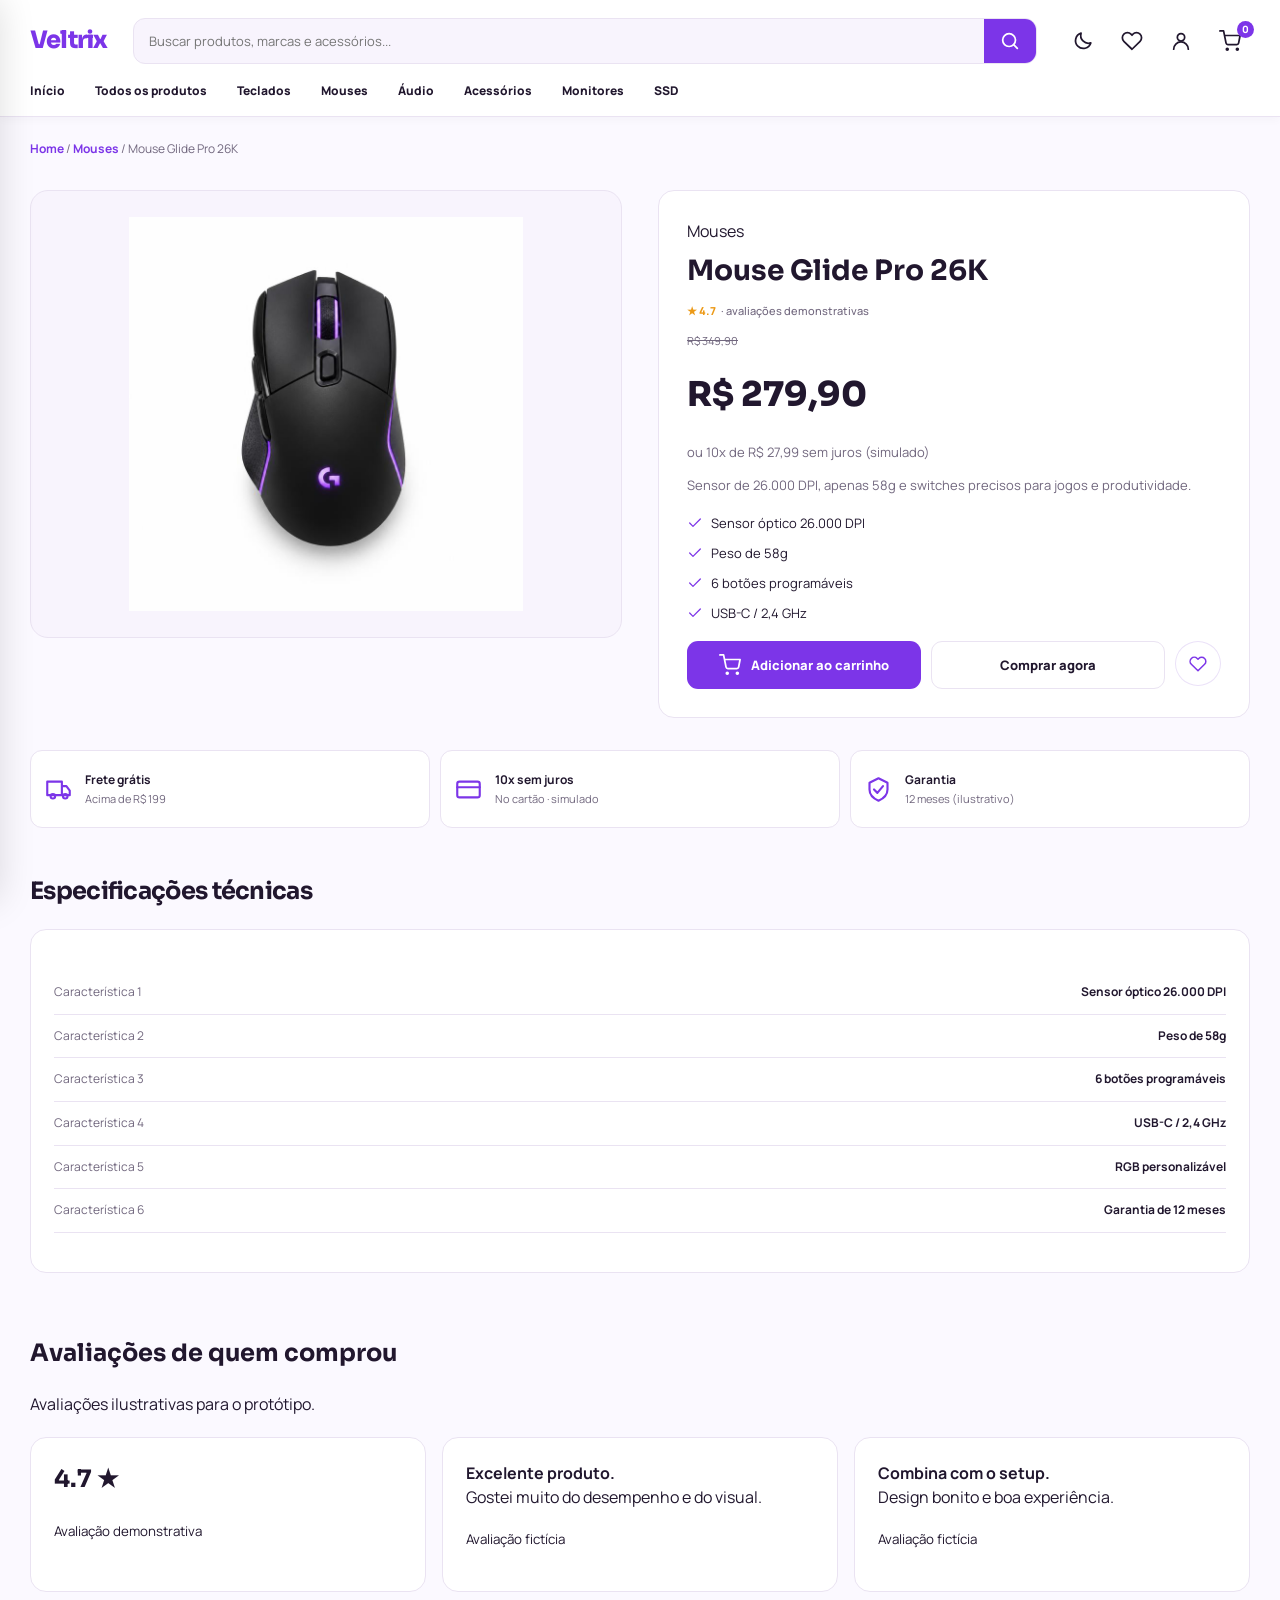
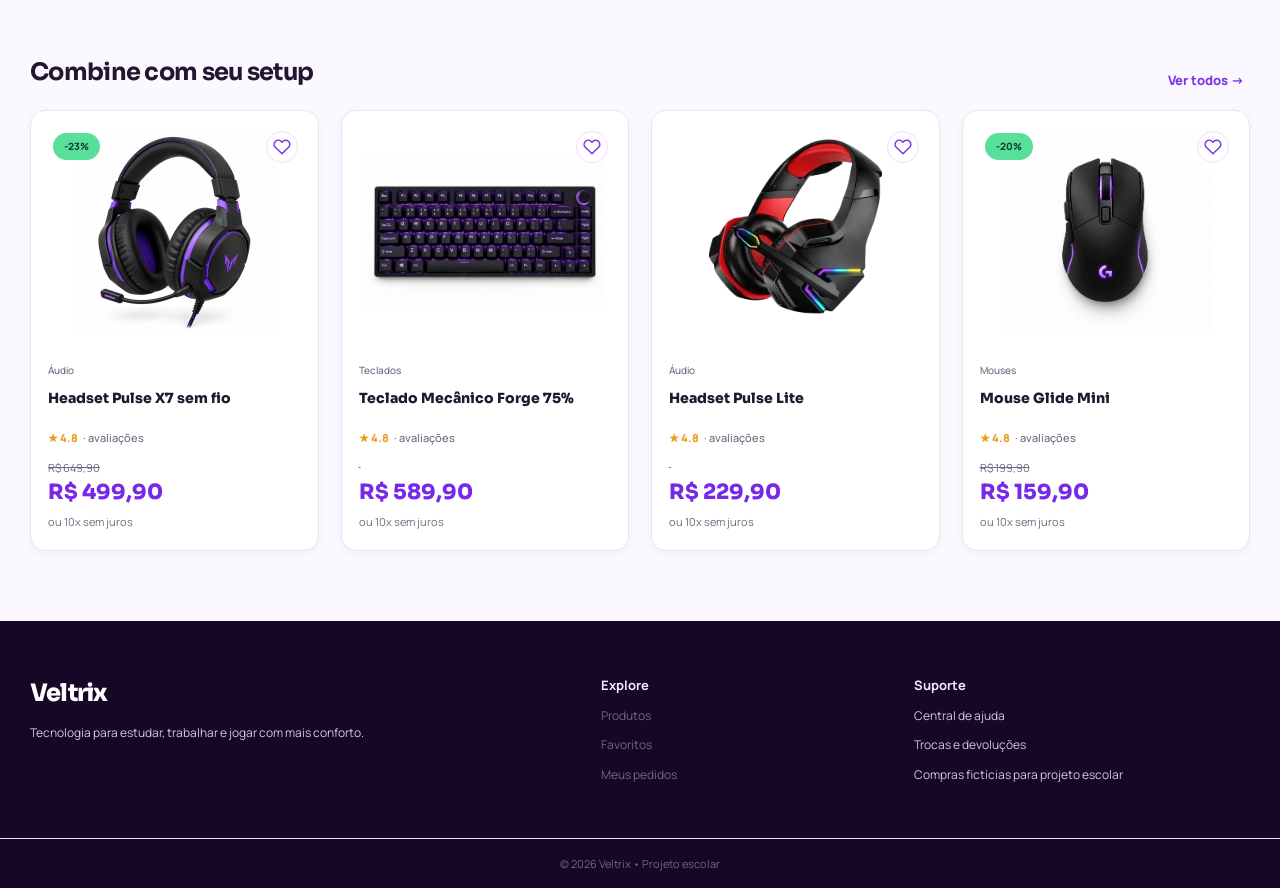
<file: produto.html>
<!doctype html>
<html lang="pt-BR">
<head>
  <meta charset="UTF-8" />
  <meta name="viewport" content="width=device-width, initial-scale=1.0" />
  <meta name="theme-color" content="#7c35e8" />
  <meta name="description" content="Veltrix: periféricos e tecnologia para seu setup." />
  <title>Detalhes do produto | Veltrix</title>
  <link rel="stylesheet" href="style.css" />
  <script src="script.js" defer></script>
</head>
<body>
  <div class="notice">Frete grátis acima de R$ 199 <span>•</span> Tecnologia do seu jeito.</div>
  <header class="site-header">
    <div class="container header-content">
      <button id="menuButton" class="icon-button mobile-only" aria-label="Abrir menu" aria-expanded="false" aria-controls="mobileMenu"><svg viewBox="0 0 24 24"><path d="M4 6h16M4 12h16M4 18h16"/></svg></button>
      <a href="index.html" class="logo" data-page="home" aria-label="Veltrix, página inicial"><span class="logo-mark">V</span>Veltrix</a>
      <form id="searchForm" class="search-bar" role="search"><input id="searchInput" aria-label="Pesquisar produtos" placeholder="Buscar produtos, marcas e acessórios..." autocomplete="off"><button aria-label="Pesquisar" type="submit"><svg viewBox="0 0 24 24"><circle cx="11" cy="11" r="7"/><path d="m20 20-4-4"/></svg></button></form>
      <div class="header-actions">
        <button id="themeButton" class="icon-button" aria-label="Alternar modo escuro" title="Alternar tema"><svg viewBox="0 0 24 24"><path d="M20.5 14.1A8.5 8.5 0 0 1 9.9 3.5 8.5 8.5 0 1 0 20.5 14.1Z"/></svg></button>
        <button class="icon-button desktop-only" data-page="favorites" aria-label="Favoritos" title="Favoritos"><svg viewBox="0 0 24 24"><path d="M20.8 4.6a5.5 5.5 0 0 0-7.8 0L12 5.7l-1.1-1.1a5.5 5.5 0 0 0-7.8 7.8L12 21l8.8-8.6a5.5 5.5 0 0 0 0-7.8Z"/></svg></button>
        <button class="icon-button desktop-only" data-page="login" aria-label="Minha conta" title="Minha conta"><svg viewBox="0 0 24 24"><circle cx="12" cy="8" r="4"/><path d="M4 21a8 8 0 0 1 16 0"/></svg></button>
        <button class="icon-button cart-icon" data-page="cart" aria-label="Carrinho" title="Carrinho"><svg viewBox="0 0 24 24"><circle cx="9" cy="21" r="1"/><circle cx="20" cy="21" r="1"/><path d="M1 1h4l2.7 13.4a2 2 0 0 0 2 1.6h9.7a2 2 0 0 0 2-1.6L23 6H6"/></svg><span id="cartCount" class="cart-count">0</span></button>
      </div>
    </div>
    <nav class="desktop-nav container" aria-label="Menu principal">
      <a href="index.html" data-page="home">Início</a><a href="produtos.html" data-page="catalog">Todos os produtos</a><a href="produtos.html" data-category="Teclados">Teclados</a><a href="produtos.html" data-category="Mouses">Mouses</a><a href="produtos.html" data-category="Áudio">Áudio</a><a href="produtos.html" data-category="Acessórios">Acessórios</a><a href="produtos.html" data-category="Monitores">Monitores</a><a href="produtos.html" data-category="Armazenamento">SSD</a>
    </nav>
    <form id="mobileSearchForm" class="mobile-search container"><input id="mobileSearchInput" placeholder="O que você procura?" aria-label="Pesquisar no celular"/><button aria-label="Pesquisar" type="submit">Buscar</button></form>
  </header>
  <div id="menuBackdrop" class="menu-backdrop" hidden></div>
  <aside id="mobileMenu" class="mobile-menu" aria-label="Menu mobile" aria-hidden="true">
    <div class="menu-top"><strong>Veltrix</strong><button id="menuClose" class="icon-button" aria-label="Fechar menu"><svg viewBox="0 0 24 24"><path d="M18 6 6 18M6 6l12 12"/></svg></button></div>
    <p class="menu-subtitle">Tecnologia do seu jeito.</p>
    <div class="menu-label">NAVEGAR</div>
    <button data-page="home">Início <span>›</span></button><button data-page="catalog">Explorar produtos <span>›</span></button><button data-page="cart">Meu carrinho <span>›</span></button><button data-page="favorites">Favoritos <span>›</span></button><button data-page="login">Minha conta <span>›</span></button><button data-page="orders">Meus pedidos <span>›</span></button>
    <div class="menu-label">APARÊNCIA</div><button id="mobileThemeButton">Ativar modo escuro <span>☾</span></button>
  </aside>
  <main id="app" class="container" tabindex="-1"></main>
  <footer class="site-footer"><div class="container footer-content"><div><a class="logo" data-page="home" href="index.html"><span class="logo-mark">V</span>Veltrix</a><p>Tecnologia para estudar, trabalhar e jogar com mais conforto.</p></div><div><strong>Explore</strong><a data-page="catalog" href="produtos.html">Produtos</a><a data-page="favorites" href="favoritos.html">Favoritos</a><a data-page="orders" href="pedidos.html">Meus pedidos</a></div><div><strong>Suporte</strong><p>Central de ajuda</p><p>Trocas e devoluções</p><p>Compras fictícias para projeto escolar</p></div></div><div class="copyright">© 2026 Veltrix • Projeto escolar</div></footer>
  <div id="toast" class="toast" role="status" aria-live="polite"></div>
</body>
</html>
</file>
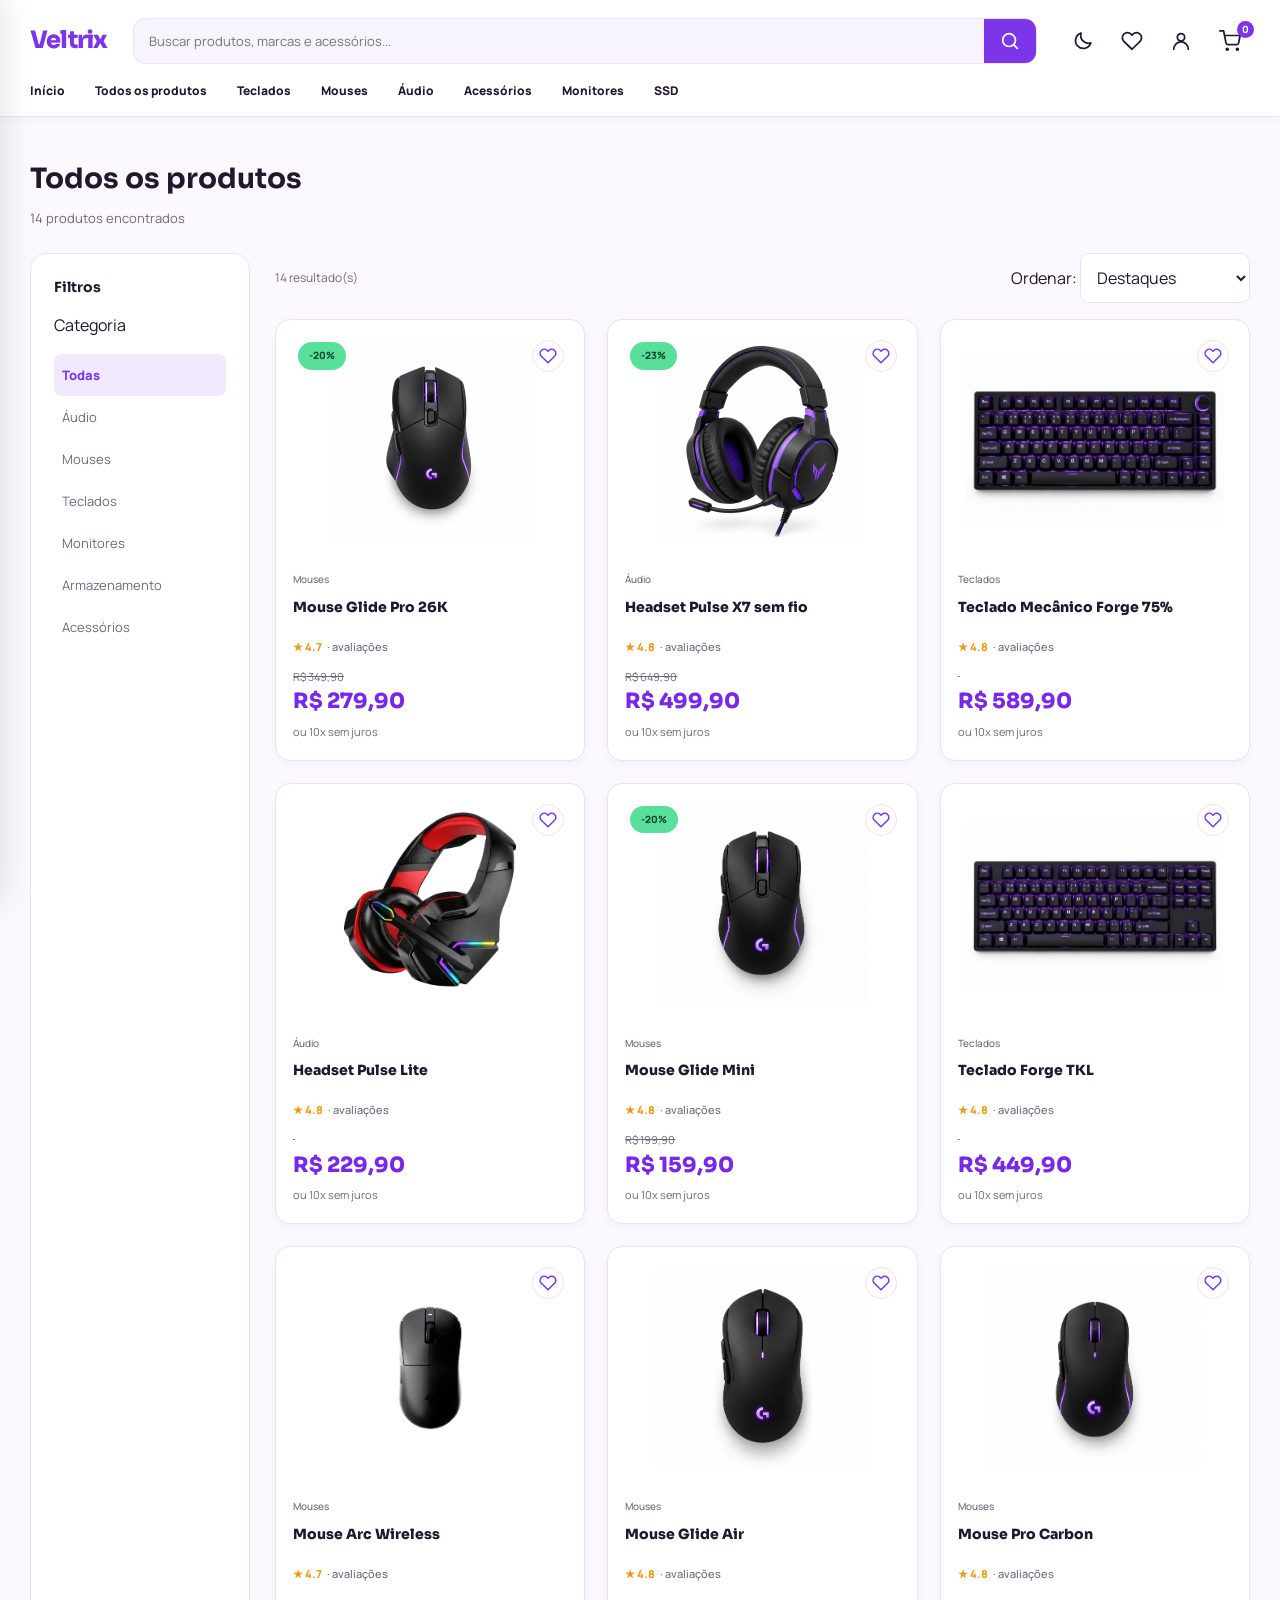
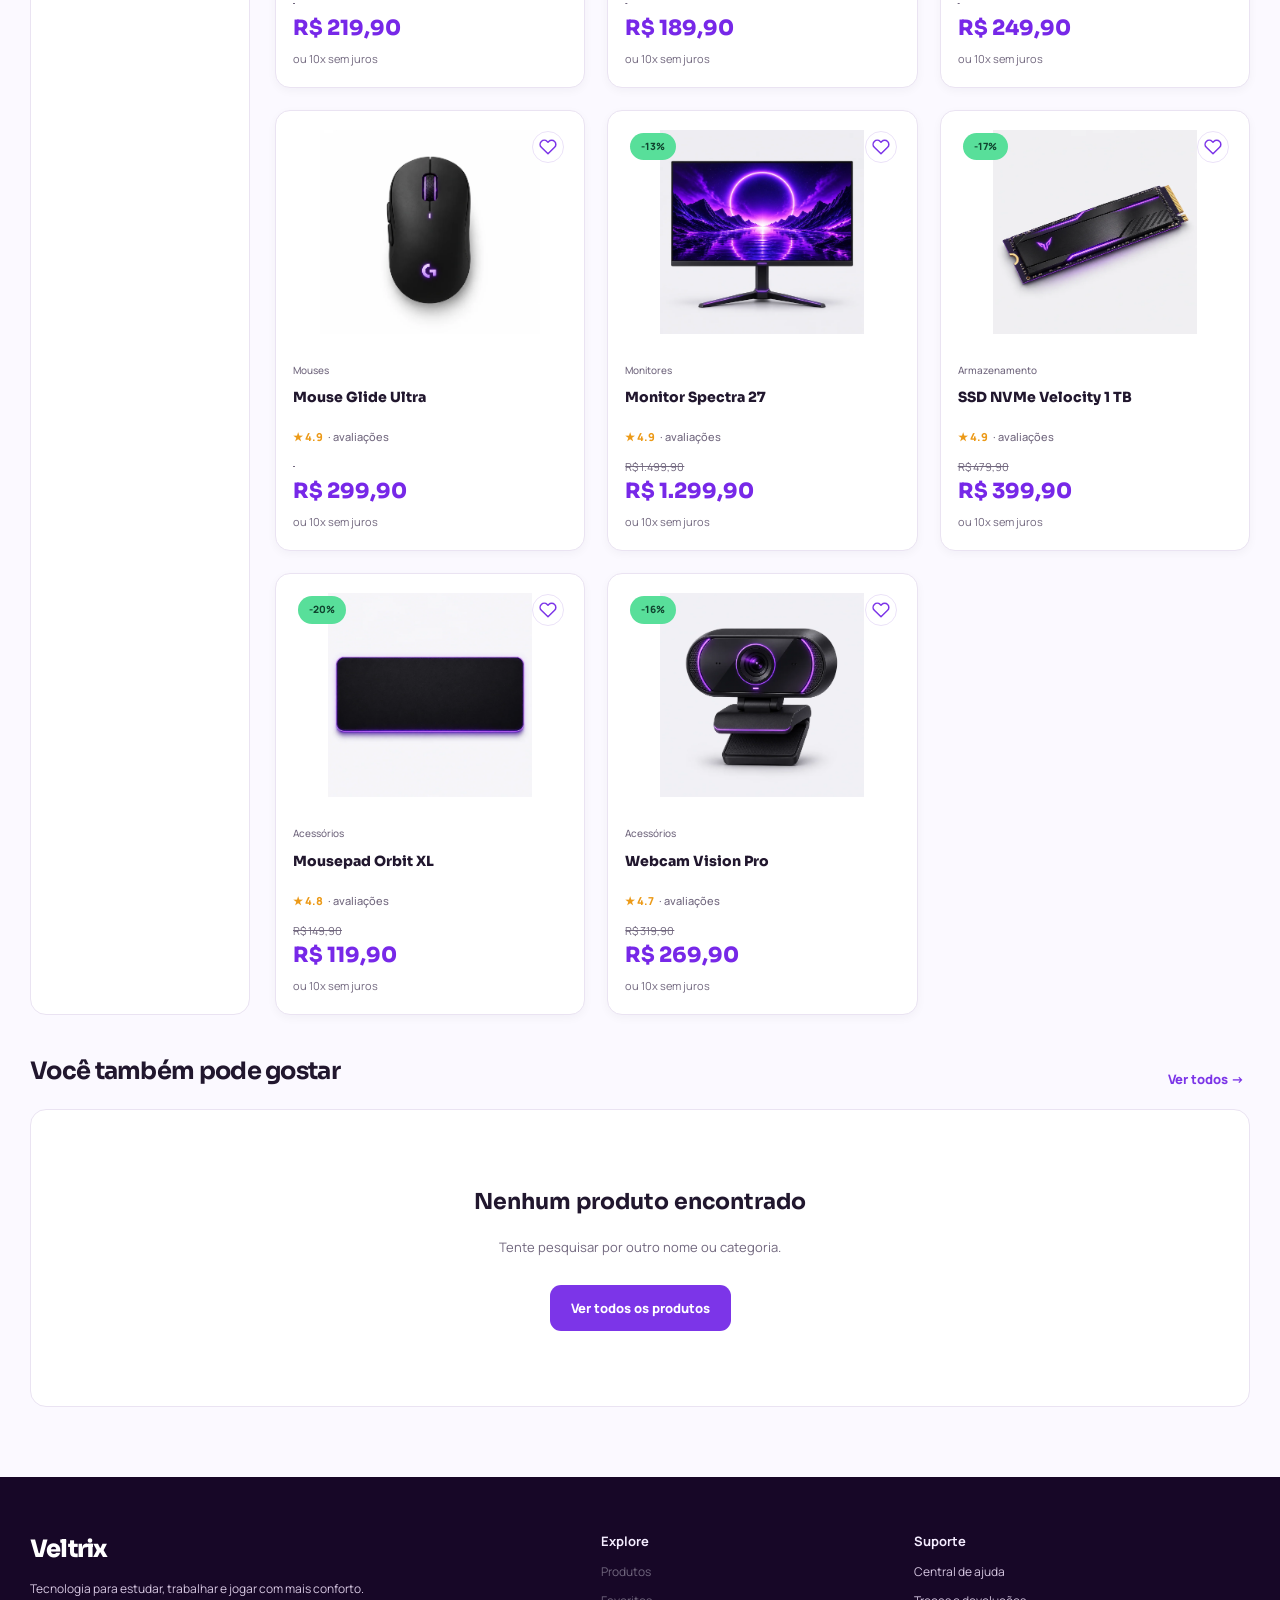
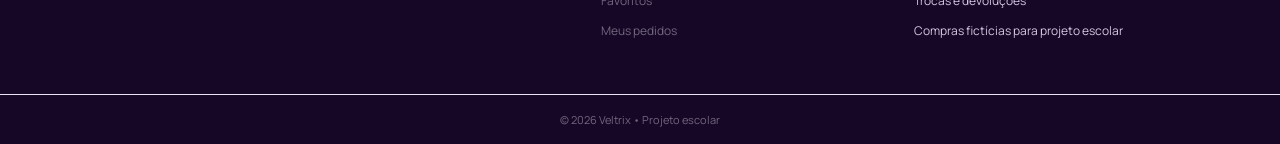
<file: produtos.html>
<!doctype html>
<html lang="pt-BR">
<head>
  <meta charset="UTF-8" />
  <meta name="viewport" content="width=device-width, initial-scale=1.0" />
  <meta name="theme-color" content="#7c35e8" />
  <meta name="description" content="Veltrix: periféricos e tecnologia para seu setup." />
  <title>Produtos | Veltrix</title>
  <link rel="stylesheet" href="style.css" />
  <script src="script.js" defer></script>
</head>
<body>
  <div class="notice">Frete grátis acima de R$ 199 <span>•</span> Tecnologia do seu jeito.</div>
  <header class="site-header">
    <div class="container header-content">
      <button id="menuButton" class="icon-button mobile-only" aria-label="Abrir menu" aria-expanded="false" aria-controls="mobileMenu"><svg viewBox="0 0 24 24"><path d="M4 6h16M4 12h16M4 18h16"/></svg></button>
      <a href="index.html" class="logo" data-page="home" aria-label="Veltrix, página inicial"><span class="logo-mark">V</span>Veltrix</a>
      <form id="searchForm" class="search-bar" role="search"><input id="searchInput" aria-label="Pesquisar produtos" placeholder="Buscar produtos, marcas e acessórios..." autocomplete="off"><button aria-label="Pesquisar" type="submit"><svg viewBox="0 0 24 24"><circle cx="11" cy="11" r="7"/><path d="m20 20-4-4"/></svg></button></form>
      <div class="header-actions">
        <button id="themeButton" class="icon-button" aria-label="Alternar modo escuro" title="Alternar tema"><svg viewBox="0 0 24 24"><path d="M20.5 14.1A8.5 8.5 0 0 1 9.9 3.5 8.5 8.5 0 1 0 20.5 14.1Z"/></svg></button>
        <button class="icon-button desktop-only" data-page="favorites" aria-label="Favoritos" title="Favoritos"><svg viewBox="0 0 24 24"><path d="M20.8 4.6a5.5 5.5 0 0 0-7.8 0L12 5.7l-1.1-1.1a5.5 5.5 0 0 0-7.8 7.8L12 21l8.8-8.6a5.5 5.5 0 0 0 0-7.8Z"/></svg></button>
        <button class="icon-button desktop-only" data-page="login" aria-label="Minha conta" title="Minha conta"><svg viewBox="0 0 24 24"><circle cx="12" cy="8" r="4"/><path d="M4 21a8 8 0 0 1 16 0"/></svg></button>
        <button class="icon-button cart-icon" data-page="cart" aria-label="Carrinho" title="Carrinho"><svg viewBox="0 0 24 24"><circle cx="9" cy="21" r="1"/><circle cx="20" cy="21" r="1"/><path d="M1 1h4l2.7 13.4a2 2 0 0 0 2 1.6h9.7a2 2 0 0 0 2-1.6L23 6H6"/></svg><span id="cartCount" class="cart-count">0</span></button>
      </div>
    </div>
    <nav class="desktop-nav container" aria-label="Menu principal">
      <a href="index.html" data-page="home">Início</a><a href="produtos.html" data-page="catalog">Todos os produtos</a><a href="produtos.html" data-category="Teclados">Teclados</a><a href="produtos.html" data-category="Mouses">Mouses</a><a href="produtos.html" data-category="Áudio">Áudio</a><a href="produtos.html" data-category="Acessórios">Acessórios</a><a href="produtos.html" data-category="Monitores">Monitores</a><a href="produtos.html" data-category="Armazenamento">SSD</a>
    </nav>
    <form id="mobileSearchForm" class="mobile-search container"><input id="mobileSearchInput" placeholder="O que você procura?" aria-label="Pesquisar no celular"/><button aria-label="Pesquisar" type="submit">Buscar</button></form>
  </header>
  <div id="menuBackdrop" class="menu-backdrop" hidden></div>
  <aside id="mobileMenu" class="mobile-menu" aria-label="Menu mobile" aria-hidden="true">
    <div class="menu-top"><strong>Veltrix</strong><button id="menuClose" class="icon-button" aria-label="Fechar menu"><svg viewBox="0 0 24 24"><path d="M18 6 6 18M6 6l12 12"/></svg></button></div>
    <p class="menu-subtitle">Tecnologia do seu jeito.</p>
    <div class="menu-label">NAVEGAR</div>
    <button data-page="home">Início <span>›</span></button><button data-page="catalog">Explorar produtos <span>›</span></button><button data-page="cart">Meu carrinho <span>›</span></button><button data-page="favorites">Favoritos <span>›</span></button><button data-page="login">Minha conta <span>›</span></button><button data-page="orders">Meus pedidos <span>›</span></button>
    <div class="menu-label">APARÊNCIA</div><button id="mobileThemeButton">Ativar modo escuro <span>☾</span></button>
  </aside>
  <main id="app" class="container" tabindex="-1"></main>
  <footer class="site-footer"><div class="container footer-content"><div><a class="logo" data-page="home" href="index.html"><span class="logo-mark">V</span>Veltrix</a><p>Tecnologia para estudar, trabalhar e jogar com mais conforto.</p></div><div><strong>Explore</strong><a data-page="catalog" href="produtos.html">Produtos</a><a data-page="favorites" href="favoritos.html">Favoritos</a><a data-page="orders" href="pedidos.html">Meus pedidos</a></div><div><strong>Suporte</strong><p>Central de ajuda</p><p>Trocas e devoluções</p><p>Compras fictícias para projeto escolar</p></div></div><div class="copyright">© 2026 Veltrix • Projeto escolar</div></footer>
  <div id="toast" class="toast" role="status" aria-live="polite"></div>
</body>
</html>
</file>
<file: style.css>
@import url('https://fonts.googleapis.com/css2?family=Manrope:wght@400;500;600;700;800&family=Sora:wght@500;600;700;800&display=swap');

:root {
  --primary: #7c35e8;
  --primary-dark: #6323c8;
  --purple-soft: #f1e9ff;
  --bg: #fbf9ff;
  --panel: #fff;
  --panel-soft: #f7f3fc;
  --ink: #21172e;
  --muted: #71677e;
  --border: #e9e2f2;
  --shadow: 0 10px 36px #2714450b;
  --success: #19795a;
  --danger: #ca355a
}

body.dark {
  --bg: #130e1b;
  --panel: #21172e;
  --panel-soft: #2c203b;
  --ink: #f8f4ff;
  --muted: #b8a8cc;
  --border: #463652;
  --purple-soft: #38244f;
  --shadow: 0 10px 35px #0004
}

* {
  box-sizing: border-box
}

html {
  scroll-behavior: smooth
}

body {
  margin: 0;
  background: var(--bg);
  color: var(--ink);
  font-family: 'Manrope', Arial, sans-serif;
  line-height: 1.55;
  transition: background .2s, color .2s
}

button,
input,
select {
  font: inherit
}

button {
  cursor: pointer
}

a {
  color: inherit;
  text-decoration: none
}

svg {
  width: 22px;
  height: 22px;
  fill: none;
  stroke: currentColor;
  stroke-linecap: round;
  stroke-linejoin: round;
  stroke-width: 1.9;
  flex-shrink: 0
}

h1,
h2,
h3,
h4,
p {
  margin-top: 0
}

h1,
h2,
h3,
h4,
.logo {
  font-family: 'Sora', Arial, sans-serif
}

.container {
  width: min(1200px, calc(100% - 40px));
  margin-inline: auto
}

.notice {
  background: #21172e;
  color: #f4eaff;
  text-align: center;
  font-size: 12px;
  padding: 8px 12px;
  font-weight: 700
}

.notice span {
  color: #b18bf0;
  padding: 0 12px
}

.site-header {
  background: var(--panel);
  border-bottom: 1px solid var(--border);
  position: relative;
  z-index: 10
}

.header-content {
  display: flex;
  align-items: center;
  gap: 26px;
  padding: 18px 0
}

.logo {
  display: inline-flex;
  align-items: center;
  gap: 8px;
  font-weight: 800;
  letter-spacing: -1px;
  font-size: 24px;
  white-space: nowrap
}

.logo-mark {
  display: inline-grid;
  place-items: center;
  background: var(--primary);
  color: #fff;
  border-radius: 11px;
  width: 36px;
  height: 36px;
  transform: rotate(-5deg);
  font-size: 23px
}

.logo-dot {
  color: var(--primary);
  margin-left: -7px
}

.search-bar {
  display: flex;
  align-items: center;
  border: 1px solid var(--border);
  background: var(--panel-soft);
  border-radius: 12px;
  flex: 1;
  height: 46px;
  overflow: hidden
}

.search-bar input {
  border: 0;
  outline: 0;
  background: transparent;
  color: var(--ink);
  width: 100%;
  padding: 0 15px;
  font-size: 13px
}

.search-bar button {
  display: grid;
  place-items: center;
  border: 0;
  background: var(--primary);
  color: #fff;
  height: 100%;
  width: 54px
}

.header-actions {
  display: flex;
  align-items: center;
  gap: 9px
}

.icon-button {
  position: relative;
  display: grid;
  place-items: center;
  width: 40px;
  height: 40px;
  border: 0;
  background: transparent;
  color: var(--ink);
  border-radius: 10px
}

.icon-button:hover,
.icon-button:focus-visible {
  background: var(--purple-soft);
  color: var(--primary)
}

.cart-count {
  position: absolute;
  top: 0;
  right: -4px;
  background: var(--primary);
  color: #fff;
  border-radius: 50%;
  min-width: 17px;
  height: 17px;
  font-size: 10px;
  font-weight: 800;
  display: grid;
  place-items: center
}

.desktop-nav {
  display: flex;
  align-items: center;
  gap: 30px;
  padding-bottom: 15px;
  font-size: 12px;
  font-weight: 800
}

.desktop-nav a:hover,
.site-footer a:hover {
  color: var(--primary)
}

.mobile-only,
.mobile-search {
  display: none
}

.section {
  margin: 38px 0 62px
}

.hero {
  display: grid;
  grid-template-columns: 1.15fr .85fr;
  min-height: 385px;
  border-radius: 24px;
  overflow: hidden;
  background: linear-gradient(112deg, #2c104e, #7433ce 70%, #974cfc);
  color: white;
  position: relative
}

.hero-copy {
  padding: 58px 50px;
  position: relative;
  z-index: 1
}

.eyebrow {
  display: inline-block;
  padding: 7px 12px;
  border-radius: 30px;
  font-size: 11px;
  font-weight: 800;
  letter-spacing: .07em;
  background: #ffffff25;
  color: #fff
}

.hero h1 {
  font-size: clamp(30px, 4vw, 50px);
  line-height: 1.15;
  letter-spacing: -1.7px;
  margin: 23px 0 18px;
  max-width: 550px
}

.hero p {
  max-width: 460px;
  color: #eee1ff;
  font-size: 14px
}

.hero-art {
  position: relative;
  display: grid;
  place-items: center;
  overflow: hidden
}

.hero-art:before {
  content: "";
  width: 350px;
  height: 350px;
  border: 1px solid #ffffff55;
  border-radius: 50%;
  position: absolute;
  box-shadow: 0 0 0 55px #ffffff10, 0 0 0 110px #ffffff08
}

.hero-art img {
  position: relative;
  width: min(95%, 450px);
  filter: drop-shadow(0 30px 35px #100723aa);
  transform: rotate(-9deg)
}

.btn {
  display: inline-flex;
  gap: 10px;
  align-items: center;
  justify-content: center;
  border-radius: 11px;
  border: 1px solid transparent;
  padding: 12px 20px;
  background: var(--primary);
  color: #fff;
  font-weight: 800;
  font-size: 13px;
  text-decoration: none;
  min-height: 44px
}

.btn:hover {
  background: var(--primary-dark)
}

.btn-light {
  color: #4b188c;
  background: white
}

.btn-light:hover {
  background: #f2e8ff
}

.btn-outline {
  background: var(--panel);
  color: var(--ink);
  border-color: var(--border)
}

.btn-outline:hover {
  color: var(--primary);
  background: var(--purple-soft)
}

.btn-danger {
  color: var(--danger);
  border: 0;
  background: transparent;
  padding: 7px
}

.benefits {
  display: grid;
  grid-template-columns: repeat(4, 1fr);
  gap: 14px;
  margin-top: 22px
}

.benefit {
  display: flex;
  gap: 13px;
  align-items: center;
  background: var(--panel);
  border: 1px solid var(--border);
  border-radius: 14px;
  padding: 20px 14px;
  box-shadow: var(--shadow)
}

.benefit svg {
  color: var(--primary);
  width: 27px;
  height: 27px
}

.benefit strong {
  display: block;
  font-size: 12px
}

.benefit small {
  display: block;
  color: var(--muted);
  font-size: 11px
}

.section-heading {
  display: flex;
  align-items: end;
  justify-content: space-between;
  gap: 20px;
  margin-bottom: 19px
}

.section-heading h2 {
  font-size: 24px;
  letter-spacing: -.7px;
  margin: 0
}

.section-heading p {
  font-size: 13px;
  color: var(--muted);
  margin: 6px 0 0
}

.text-link {
  color: var(--primary);
  font-weight: 800;
  font-size: 13px;
  border: 0;
  background: none
}

.categories {
  display: grid;
  grid-template-columns: repeat(4, 1fr);
  gap: 16px
}

.category {
  display: flex;
  align-items: center;
  gap: 12px;
  padding: 20px;
  background: var(--panel);
  border: 1px solid var(--border);
  border-radius: 15px;
  text-align: left;
  color: var(--ink);
  font-weight: 800;
  transition: transform .15s, box-shadow .15s
}

.category:hover,
.product-card:hover {
  transform: translateY(-3px);
  box-shadow: 0 15px 30px #2c14501b
}

.category-icon {
  display: grid;
  place-items: center;
  width: 48px;
  height: 48px;
  border-radius: 13px;
  background: var(--purple-soft);
  color: var(--primary)
}

.products {
  display: grid;
  grid-template-columns: repeat(4, minmax(0, 1fr));
  gap: 17px
}

.product-card {
  background: var(--panel);
  border: 1px solid var(--border);
  border-radius: 17px;
  overflow: hidden;
  transition: transform .16s, box-shadow .16s
}

.product-image {
  position: relative;
  background: var(--panel-soft);
  height: 205px;
  display: grid;
  place-items: center;
  overflow: hidden
}

.product-image img {
  width: 90%;
  height: 90%;
  object-fit: contain
}

.discount {
  position: absolute;
  left: 13px;
  top: 13px;
  border-radius: 6px;
  background: #eb3c71;
  color: #fff;
  padding: 5px 9px;
  font-size: 10px;
  font-weight: 800
}

.favorite-button {
  position: absolute;
  right: 11px;
  top: 11px;
  border: 1px solid var(--border);
  border-radius: 10px;
  width: 36px;
  height: 36px;
  background: var(--panel);
  display: grid;
  place-items: center;
  color: var(--muted)
}

.favorite-button svg {
  width: 18px;
  height: 18px
}

.favorite-button.active {
  color: #d23a6b;
  background: #fff0f5
}

.product-info {
  padding: 17px
}

.product-info .category-label {
  font-size: 10px;
  letter-spacing: .08em;
  font-weight: 800;
  color: var(--primary);
  text-transform: uppercase
}

.product-title {
  font-size: 13px;
  font-weight: 800;
  line-height: 1.5;
  min-height: 39px;
  margin: 5px 0
}

.rating {
  display: flex;
  align-items: center;
  gap: 5px;
  color: #ec9a18;
  font-size: 11px;
  font-weight: 800
}

.rating span {
  color: var(--muted);
  font-weight: 500
}

.old-price {
  text-decoration: line-through;
  color: var(--muted);
  font-size: 11px;
  display: block;
  margin-top: 13px
}

.price {
  font-family: 'Sora', sans-serif;
  font-size: 21px;
  font-weight: 800;
  color: var(--ink)
}

.product-info .btn {
  margin-top: 15px;
  width: 100%;
  font-size: 12px;
  padding: 10px
}

.promo {
  background: linear-gradient(110deg, #f1e7ff, #e0caff);
  color: #251238;
  border-radius: 20px;
  padding: 32px 42px;
  display: flex;
  align-items: center;
  justify-content: space-between;
  gap: 22px
}

.promo h2 {
  margin: 0 0 9px
}

.promo p {
  margin: 0;
  color: #584574
}

.site-footer {
  background: var(--panel);
  border-top: 1px solid var(--border);
  margin-top: 80px
}

.footer-content {
  padding: 54px 0;
  display: grid;
  grid-template-columns: 2fr 1fr 1.3fr;
  gap: 55px
}

.footer-content>div {
  display: flex;
  flex-direction: column;
  gap: 11px
}

.footer-content strong {
  font-size: 13px
}

.footer-content a:not(.logo),
.footer-content p {
  font-size: 12px;
  color: var(--muted);
  margin: 0
}

.copyright {
  border-top: 1px solid var(--border);
  text-align: center;
  padding: 16px;
  color: var(--muted);
  font-size: 11px
}

.page-heading {
  margin: 40px 0 25px
}

.page-heading h1 {
  margin: 0;
  font-size: 28px
}

.page-heading p {
  color: var(--muted);
  font-size: 13px;
  margin: 8px 0
}

.breadcrumb {
  color: var(--muted);
  font-size: 12px;
  margin: 23px 0
}

.breadcrumb button {
  border: 0;
  background: none;
  color: var(--primary);
  font-size: inherit;
  font-weight: 700;
  padding: 0
}

.catalog-layout {
  display: grid;
  grid-template-columns: 220px 1fr;
  gap: 25px
}

.sidebar,
.surface {
  background: var(--panel);
  border: 1px solid var(--border);
  border-radius: 16px;
  padding: 23px
}

.sidebar h3 {
  font-size: 14px
}

.filter-btn {
  display: block;
  width: 100%;
  text-align: left;
  background: none;
  border: 0;
  padding: 11px 8px;
  color: var(--muted);
  border-radius: 7px;
  font-size: 13px
}

.filter-btn.active,
.filter-btn:hover {
  background: var(--purple-soft);
  color: var(--primary);
  font-weight: 800
}

.catalog-toolbar {
  display: flex;
  gap: 12px;
  align-items: center;
  justify-content: space-between;
  margin-bottom: 16px
}

.catalog-toolbar p {
  font-size: 12px;
  color: var(--muted);
  margin: 0
}

.catalog-toolbar select,
.field input,
.field select {
  padding: 12px;
  border: 1px solid var(--border);
  border-radius: 9px;
  background: var(--panel);
  color: var(--ink);
  outline-color: var(--primary);
  max-width: 100%
}

.catalog-layout .products {
  grid-template-columns: repeat(3, minmax(0, 1fr))
}

.detail {
  display: grid;
  grid-template-columns: 1fr 1fr;
  gap: 36px;
  margin: 32px 0
}

.detail-image {
  height: 455px;
  background: var(--panel-soft);
  border: 1px solid var(--border);
  border-radius: 18px;
  display: grid;
  place-items: center
}

.detail-image img {
  height: 90%;
  max-width: 94%;
  object-fit: contain
}

.detail-text h1 {
  font-size: 28px;
  line-height: 1.35;
  margin: 8px 0 12px
}

.detail-text p {
  color: var(--muted);
  font-size: 13px
}

.detail-price {
  font-size: 34px;
  font-family: Sora;
  font-weight: 800;
  margin: 20px 0
}

.detail-actions {
  display: flex;
  flex-wrap: wrap;
  gap: 10px
}

.detail-actions .btn {
  flex: 1
}

.specs {
  padding: 0;
  margin-top: 18px;
  list-style: none
}

.specs li {
  border-bottom: 1px solid var(--border);
  padding: 12px 0;
  font-size: 12px;
  display: flex;
  justify-content: space-between;
  gap: 16px
}

.specs span {
  color: var(--muted)
}

.two-columns {
  display: grid;
  grid-template-columns: 1fr 340px;
  gap: 24px
}

.cart-item {
  display: grid;
  grid-template-columns: 92px 1fr auto;
  gap: 17px;
  align-items: center;
  padding: 17px 0;
  border-bottom: 1px solid var(--border)
}

.cart-item:last-child {
  border-bottom: 0
}

.cart-item img {
  width: 90px;
  height: 90px;
  object-fit: contain;
  background: var(--panel-soft);
  border-radius: 10px
}

.cart-item strong {
  font-size: 13px
}

.cart-item .muted {
  font-size: 11px;
  margin: 5px 0
}

.cart-side {
  text-align: right
}

.quantity {
  display: inline-flex;
  border: 1px solid var(--border);
  border-radius: 9px;
  overflow: hidden;
  margin-top: 10px
}

.quantity button {
  width: 35px;
  height: 32px;
  border: 0;
  background: var(--panel-soft);
  color: var(--ink)
}

.quantity span {
  min-width: 30px;
  display: grid;
  place-items: center;
  font-size: 12px;
  font-weight: 800
}

.summary-row {
  display: flex;
  align-items: center;
  justify-content: space-between;
  font-size: 13px;
  margin-bottom: 16px
}

.summary-row.total {
  border-top: 1px solid var(--border);
  padding-top: 18px;
  margin-top: 19px;
  font-size: 17px;
  font-weight: 800
}

.summary-row small {
  color: var(--muted)
}

.full {
  width: 100%
}

.empty-state {
  text-align: center;
  padding: 75px 20px;
  background: var(--panel);
  border: 1px solid var(--border);
  border-radius: 16px
}

.empty-state h2 {
  font-size: 22px
}

.empty-state p {
  color: var(--muted);
  font-size: 13px
}

.empty-state .btn {
  margin-top: 15px
}

.checkout-form {
  display: grid;
  grid-template-columns: 1fr 1fr;
  gap: 15px
}

.field {
  display: flex;
  flex-direction: column;
  gap: 7px
}

.field label {
  font-size: 12px;
  font-weight: 800
}

.field input,
.field select {
  width: 100%;
  height: 44px;
  font-size: 13px
}

.field.wide {
  grid-column: 1/-1
}

.payment-options {
  display: grid;
  grid-template-columns: repeat(3, 1fr);
  gap: 8px;
  margin: 15px 0
}

.payment-option {
  border: 1px solid var(--border);
  border-radius: 11px;
  padding: 13px 8px;
  font-size: 12px;
  text-align: center;
  cursor: pointer
}

.payment-option:has(input:checked) {
  border-color: var(--primary);
  color: var(--primary);
  background: var(--purple-soft);
  font-weight: 800
}

.payment-option input {
  accent-color: var(--primary);
  margin-right: 4px
}

.checkout-stack {
  display: flex;
  flex-direction: column;
  gap: 24px
}

.payment-fields {
  padding: 17px;
  background: var(--panel-soft);
  border-radius: 11px
}

.payment-fields .checkout-form {
  margin-top: 10px
}

.validation-note {
  font-size: 11px;
  color: var(--muted)
}

.success-check {
  display: grid;
  place-items: center;
  width: 80px;
  height: 80px;
  border-radius: 50%;
  background: #d9ffef;
  color: #148461;
  margin: 0 auto 22px
}

.success-check svg {
  width: 45px;
  height: 45px
}

.order-card {
  padding: 18px;
  border-bottom: 1px solid var(--border)
}

.order-card:last-child {
  border: 0
}

.order-head {
  display: flex;
  justify-content: space-between;
  gap: 15px
}

.order-head span {
  color: var(--success);
  font-size: 12px;
  font-weight: 800
}

.order-card small {
  color: var(--muted)
}

.account-links {
  display: grid;
  grid-template-columns: repeat(3, 1fr);
  gap: 14px
}

.account-links button {
  padding: 24px;
  text-align: center;
  background: var(--panel);
  border: 1px solid var(--border);
  border-radius: 14px;
  color: var(--ink);
  font-weight: 800
}

.account-links button:hover {
  color: var(--primary);
  border-color: var(--primary)
}

.toast {
  position: fixed;
  z-index: 50;
  bottom: 26px;
  left: 50%;
  transform: translate(-50%, 100px);
  opacity: 0;
  transition: transform .2s, opacity .2s;
  background: #251534;
  color: white;
  border-radius: 12px;
  padding: 13px 20px;
  font-weight: 800;
  font-size: 12px;
  box-shadow: 0 10px 35px #0005;
  pointer-events: none
}

.toast.show {
  transform: translate(-50%, 0);
  opacity: 1
}

.menu-backdrop {
  position: fixed;
  inset: 0;
  background: #0501098c;
  z-index: 90
}

.menu-backdrop[hidden] {
  display: none
}

.mobile-menu {
  position: fixed;
  inset: 0 auto 0 0;
  width: min(320px, 85vw);
  padding: 26px 18px;
  background: var(--panel);
  z-index: 100;
  transform: translateX(-103%);
  transition: transform .25s;
  overflow: auto;
  box-shadow: 10px 0 35px #0002
}

.mobile-menu.open {
  transform: translateX(0)
}

.menu-top {
  display: flex;
  align-items: center;
  justify-content: space-between;
  font-family: Sora;
  font-size: 22px
}

.menu-subtitle {
  font-size: 12px;
  color: var(--muted);
  margin: 8px 0 24px
}

.menu-label {
  font-size: 10px;
  color: var(--primary);
  font-weight: 800;
  letter-spacing: 1.5px;
  margin: 22px 0 10px
}

.mobile-menu>button {
  display: flex;
  justify-content: space-between;
  align-items: center;
  width: 100%;
  padding: 15px;
  border: 0;
  border-radius: 9px;
  background: var(--panel-soft);
  color: var(--ink);
  font-weight: 800;
  margin-bottom: 8px;
  text-align: left;
  font-size: 13px
}

.mobile-menu>button span {
  color: var(--primary);
  font-size: 20px
}

.mobile-menu>button:hover {
  background: var(--purple-soft)
}

@media(max-width:950px) {
  .products {
    grid-template-columns: repeat(3, 1fr)
  }

  .benefits {
    grid-template-columns: repeat(2, 1fr)
  }

  .desktop-nav {
    gap: 16px
  }

  .header-content {
    gap: 12px
  }

  .logo {
    font-size: 19px
  }

  .catalog-layout .products {
    grid-template-columns: repeat(2, 1fr)
  }

  .hero-copy {
    padding: 43px 30px
  }

  .hero h1 {
    font-size: 36px
  }

  .hero-art img {
    width: 105%
  }

  .two-columns {
    grid-template-columns: 1fr 290px
  }
}

@media(max-width:650px) {
  .container {
    width: calc(100% - 32px)
  }

  .notice {
    font-size: 10px;
    padding: 7px
  }

  .notice span {
    padding: 0 5px
  }

  .header-content {
    padding: 13px 0;
    gap: 9px
  }

  .mobile-only {
    display: grid
  }

  .desktop-only,
  .desktop-nav,
  .search-bar {
    display: none
  }

  .header-actions {
    gap: 4px;
    margin-left: auto
  }

  .logo {
    font-size: 20px
  }

  .logo-mark {
    width: 30px;
    height: 30px;
    font-size: 19px;
    border-radius: 8px
  }

  .icon-button {
    width: 36px;
    height: 36px
  }

  .mobile-search {
    display: flex;
    gap: 8px;
    padding-bottom: 13px
  }

  .mobile-search input {
    background: var(--panel-soft);
    border: 1px solid var(--border);
    color: var(--ink);
    border-radius: 9px;
    flex: 1;
    min-width: 0;
    padding: 10px 12px;
    font-size: 12px
  }

  .mobile-search button {
    background: var(--primary);
    border: 0;
    border-radius: 9px;
    color: white;
    font-size: 12px;
    padding: 0 13px;
    font-weight: 800
  }

  .section {
    margin: 24px 0 39px
  }

  .hero {
    grid-template-columns: 1fr;
    min-height: unset;
    border-radius: 18px
  }

  .hero-copy {
    padding: 30px 24px 0
  }

  .hero h1 {
    font-size: 31px;
    margin: 14px 0 10px
  }

  .hero p {
    font-size: 12px
  }

  .hero-art {
    height: 185px
  }

  .hero-art img {
    width: 65%;
    max-width: 280px
  }

  .hero-art:before {
    width: 160px;
    height: 160px
  }

  .hero .btn {
    margin-top: 8px
  }

  .benefits {
    grid-template-columns: repeat(2, 1fr);
    gap: 9px;
    margin-top: 13px
  }

  .benefit {
    padding: 12px 9px;
    gap: 8px
  }

  .benefit strong {
    font-size: 10px
  }

  .benefit small {
    font-size: 9px
  }

  .benefit svg {
    width: 20px;
    height: 20px
  }

  .section-heading h2 {
    font-size: 20px
  }

  .section-heading p {
    font-size: 11px
  }

  .categories {
    grid-template-columns: repeat(2, 1fr);
    gap: 10px
  }

  .category {
    padding: 13px;
    gap: 9px;
    font-size: 12px
  }

  .category-icon {
    width: 39px;
    height: 39px
  }

  .products,
  .catalog-layout .products {
    grid-template-columns: repeat(2, minmax(0, 1fr));
    gap: 10px
  }

  .product-image {
    height: 156px
  }

  .product-info {
    padding: 11px
  }

  .product-title {
    font-size: 11px;
    min-height: 49px
  }

  .product-info .category-label {
    font-size: 9px
  }

  .price {
    font-size: 16px
  }

  .old-price {
    font-size: 10px
  }

  .product-info .btn {
    font-size: 10px;
    padding: 10px 6px;
    min-height: 37px
  }

  .discount {
    top: 8px;
    left: 8px;
    font-size: 9px;
    padding: 4px 6px
  }

  .favorite-button {
    right: 7px;
    top: 7px;
    width: 31px;
    height: 31px
  }

  .promo {
    padding: 23px;
    display: block
  }

  .promo h2 {
    font-size: 19px
  }

  .promo p {
    font-size: 12px;
    margin-bottom: 17px
  }

  .footer-content {
    grid-template-columns: 1fr 1fr;
    gap: 30px;
    padding: 36px 0
  }

  .footer-content>div:first-child {
    grid-column: 1/-1
  }

  .page-heading {
    margin: 24px 0 18px
  }

  .page-heading h1 {
    font-size: 23px
  }

  .catalog-layout {
    display: block
  }

  .sidebar {
    padding: 14px;
    margin-bottom: 15px
  }

  .sidebar h3 {
    display: none
  }

  .sidebar>div {
    display: flex;
    gap: 7px;
    overflow: auto
  }

  .filter-btn {
    white-space: nowrap;
    width: auto;
    border: 1px solid var(--border);
    padding: 8px 12px
  }

  .catalog-toolbar select {
    max-width: 50%;
    font-size: 11px
  }

  .detail {
    grid-template-columns: 1fr;
    gap: 17px;
    margin-top: 17px
  }

  .detail-image {
    height: 300px
  }

  .detail-text h1 {
    font-size: 24px
  }

  .detail-price {
    font-size: 26px
  }

  .two-columns {
    grid-template-columns: 1fr
  }

  .cart-item {
    grid-template-columns: 70px 1fr;
    gap: 10px
  }

  .cart-item img {
    width: 70px;
    height: 70px
  }

  .cart-side {
    grid-column: 2;
    text-align: left
  }

  .checkout-form {
    grid-template-columns: 1fr
  }

  .field.wide {
    grid-column: auto
  }

  .payment-options {
    grid-template-columns: 1fr 1fr 1fr
  }

  .payment-option {
    font-size: 10px
  }

  .account-links {
    grid-template-columns: 1fr
  }

  .site-footer {
    margin-top: 45px
  }
}

@media(max-width:360px) {
  .header-content {
    gap: 5px
  }

  .logo {
    font-size: 17px
  }

  .products {
    gap: 8px
  }

  .product-image {
    height: 137px
  }

  .product-info .btn {
    font-size: 9px
  }

  .hero h1 {
    font-size: 27px
  }
}

:root {
  --bg: #fbf9ff;
  --panel-soft: #f7f4fc;
  --border: #e9e3f1;
  --primary: #7c35e8
}

body.dark {
  --bg: #171020;
  --panel-soft: #2e233a;
  --border: #493751
}

.container {
  width: min(1380px, calc(100% - 60px))
}

.logo-mark {
  background: #7c35e8;
  border-radius: 12px
}

.hero {
  grid-template-columns: 1fr 1fr;
  min-height: 430px;
  background: linear-gradient(110deg, #250e4a 0%, #57249e 65%, #7e38d8 100%);
  border-radius: 18px
}

.hero-copy {
  padding: 72px 52px
}

.hero-art {
  background: #2a1055
}

.hero-art:before {
  display: none
}

.hero-art img {
  width: 100%;
  height: 100%;
  max-width: none;
  object-fit: cover;
  transform: none;
  filter: none;
  opacity: .91
}

.benefits {
  gap: 10px
}

.benefit {
  box-shadow: none;
  border-radius: 12px
}

.products {
  grid-template-columns: repeat(4, minmax(0, 1fr));
  gap: 22px
}

.product-card {
  border-radius: 15px;
  box-shadow: 0 3px 10px #2412360a;
  overflow: hidden
}

.product-image {
  background: #f7f4fa;
  height: 224px;
  margin: 9px 9px 0;
  border-radius: 11px
}

.product-image img {
  height: 88%;
  width: 92%;
  mix-blend-mode: multiply;
  object-fit: contain
}

body.dark .product-image img {
  mix-blend-mode: normal;
  border-radius: 8px
}

.discount {
  background: #58df9a;
  color: #10442f;
  border-radius: 30px;
  padding: 6px 11px
}

.favorite-button {
  border-radius: 50%;
  width: 32px;
  height: 32px
}

.product-info .category-label {
  text-transform: none;
  letter-spacing: 0;
  font-weight: 500;
  color: var(--muted)
}

.product-title {
  font-size: 14px;
  min-height: 34px;
  margin: 7px 0
}

.price {
  color: #7728e8
}

body.dark .price {
  color: #c9a6ff
}

.product-info {
  padding: 12px 17px 20px
}

.product-info .btn {
  margin-top: 13px
}

.detail-image img {
  mix-blend-mode: multiply
}

body.dark .detail-image img {
  mix-blend-mode: normal
}

@media(max-width:950px) {
  .products {
    grid-template-columns: repeat(3, minmax(0, 1fr))
  }
}

@media(max-width:650px) {
  .container {
    width: calc(100% - 32px)
  }

  .hero {
    grid-template-columns: 1fr;
    min-height: 0
  }

  .hero-copy {
    padding: 30px 24px 8px
  }

  .hero-art {
    height: 188px
  }

  .hero-art img {
    width: 100%;
    height: 100%;
    object-fit: cover
  }

  .products,
  .catalog-layout .products {
    grid-template-columns: repeat(2, minmax(0, 1fr));
    gap: 10px
  }

  .product-image {
    height: 157px;
    margin: 6px 6px 0
  }

  .product-info {
    padding: 10px
  }

  .product-title {
    font-size: 11px;
    min-height: 44px
  }
}


:root {
  --bg: #fbf9ff;
  --panel-soft: #f8f4fd;
  --primary: #7c35e8;
  --ink: #21172e;
  --border: #eae3f2
}

body.dark {
  --bg: #1b1228;
  --panel: #281b37;
  --panel-soft: #30223f;
  --ink: #f5ecff;
  --muted: #c1add4;
  --border: #493955
}

.notice {
  display: none
}

.site-header {
  box-shadow: 0 2px 10px #210f3909
}

.logo {
  font-family: Sora, system-ui, sans-serif;
  text-transform: none;
  font-weight: 800;
  font-size: 24px;
  letter-spacing: -.8px;
  color: var(--primary)
}

.logo-mark,
.logo-dot {
  display: none
}

.desktop-nav {
  border-top: 0
}

.home-hero {
  margin-top: 22px !important
}

.hero {
  min-height: 425px;
  grid-template-columns: 1fr;
  position: relative;
  background: #180529 !important;
  isolation: isolate
}

.hero-art {
  position: absolute;
  inset: 0;
  z-index: -1;
  background: none !important
}

.hero-art:after {
  content: "";
  position: absolute;
  inset: 0;
  background: linear-gradient(90deg, #120424ec 0%, #17052bcf 31%, transparent 75%)
}

.hero-art img {
  width: 100%;
  height: 100%;
  object-fit: cover;
  object-position: center
}

.hero-copy {
  max-width: 620px;
  padding: 75px 58px
}

.hero-copy h1 {
  font-size: clamp(34px, 4vw, 57px);
  line-height: 1.07;
  letter-spacing: -1.8px
}

.hero .eyebrow {
  background: #7c35e8aa;
  border-radius: 24px;
  text-transform: none;
  letter-spacing: 0
}

.hero .btn {
  border-radius: 100px
}

.benefits {
  grid-template-columns: repeat(3, 1fr)
}

.categories {
  grid-template-columns: repeat(6, 1fr)
}

.category {
  flex-direction: column;
  justify-content: center;
  min-height: 95px;
  gap: 8px;
  background: #f2eaff;
  border-radius: 12px;
  color: #4b2777
}

body.dark .category {
  background: #34244a;
  color: #e0c1ff
}

.category-icon {
  width: 35px;
  height: 35px
}

.product-image {
  background: #fff !important;
  position: relative
}

.product-image img {
  height: 88%;
  object-fit: contain;
  mix-blend-mode: normal !important
}

.product-card {
  transition: transform .15s, box-shadow .15s
}

.favorite-button {
  position: absolute;
  z-index: 2;
  color: #7c35e8;
  background: #fff;
  border: 1px solid #ebe2f8;
  transition: background .15s, transform .15s, color .15s
}

.favorite-button:hover {
  transform: scale(1.06)
}

.favorite-button.active,
.favorite-button[aria-pressed="true"] {
  color: #e53e78 !important;
  background: #fff0f6;
  border-color: #f9a7c2
}

.favorite-button.active svg,
.favorite-button[aria-pressed="true"] svg {
  fill: currentColor !important;
  stroke: currentColor !important
}

.favorite-button svg {
  fill: none;
  stroke: currentColor;
  stroke-width: 2
}

.detail-fav {
  position: static;
  min-width: 46px;
  height: 45px;
  width: 46px
}

.installments {
  font-size: 11px;
  color: var(--muted);
  margin-top: 5px
}

.product-info .card-add {
  display: none
}

.detail-text {
  padding: 28px
}

.detail-features {
  list-style: none;
  padding: 0;
  display: grid;
  gap: 10px;
  margin: 18px 0
}

.detail-features li {
  display: flex;
  gap: 8px;
  align-items: center;
  font-size: 13px
}

.detail-features svg {
  width: 16px;
  height: 16px;
  color: var(--primary)
}

.detail-benefits {
  margin: 20px 0 45px
}

.review-grid {
  display: grid;
  grid-template-columns: repeat(3, 1fr);
  gap: 16px;
  margin-top: 20px
}

.review-grid .surface {
  min-height: 155px
}

.promo {
  background: linear-gradient(100deg, #261039, #160627);
  color: #fff
}

.promo p {
  color: #e4d7f0
}

.promo .eyebrow {
  background: #ffffff1d
}

.newsletter {
  display: flex;
  align-items: center;
  justify-content: space-between;
  gap: 20px;
  background: var(--purple-soft);
  padding: 30px;
  border-radius: 16px;
  margin: 36px 0
}

.newsletter h2 {
  font-size: 20px;
  margin: 0 0 5px
}

.newsletter p {
  color: var(--muted);
  margin: 0
}

.newsletter form {
  display: flex;
  gap: 8px;
  flex: 1;
  max-width: 400px
}

.newsletter input {
  flex: 1;
  min-width: 0;
  background: var(--panel);
  border: 1px solid var(--border);
  border-radius: 100px;
  padding: 12px
}

.site-footer {
  background: #170727 !important;
  color: #f4ecff !important;
  border: 0;
  margin-top: 70px
}

.site-footer .logo {
  color: #fff
}

.site-footer p,
.site-footer a {
  color: #d6c7e1
}

.auth-layout {
  max-width: 1050px;
  margin: 50px auto 70px;
  display: grid;
  grid-template-columns: 42% 58%;
  border-radius: 18px;
  overflow: hidden;
  box-shadow: 0 10px 35px #14061a17;
  background: var(--panel)
}

.auth-aside {
  background: linear-gradient(135deg, #7023e6, #200736);
  color: #fff;
  padding: 52px 38px;
  min-height: 480px
}

.auth-aside h2 {
  font-size: 30px;
  line-height: 1.15
}

.auth-aside p {
  line-height: 1.6;
  color: #e9d9ff
}

.auth-aside ul {
  list-style: none;
  padding: 0;
  line-height: 3;
  font-size: 13px
}

.auth-form {
  padding: 45px 40px;
  border: 0 !important;
  border-radius: 0 !important
}

.auth-form h1 {
  font-size: 23px
}

.auth-form .field {
  margin: 16px 0
}

.auth-form input {
  display: block;
  margin-top: 8px;
  width: 100%;
  padding: 12px
}

.auth-form p:last-child {
  margin-top: 20px;
  font-size: 13px
}

.auth-form a {
  color: var(--primary);
  font-weight: 700
}

.agree {
  display: flex;
  gap: 9px;
  font-size: 12px;
  align-items: center;
  margin: 12px 0
}

.agree input {
  width: auto
}

@media(max-width:950px) {
  .categories {
    grid-template-columns: repeat(3, 1fr)
  }

  .hero-copy {
    padding: 60px 42px
  }
}

@media(max-width:650px) {
  .hero {
    min-height: 0 !important;
    height: 270px !important;
    display: block
  }

  .hero-copy {
    padding: 29px 23px !important;
    max-width: 85%
  }

  .hero-copy h1 {
    font-size: 30px;
    letter-spacing: -.8px
  }

  .hero-copy p {
    font-size: 11px;
    max-width: 260px
  }

  .hero-art {
    height: 100% !important
  }

  .hero-art img {
    object-fit: cover;
    object-position: 33% center
  }

  .hero-art:after {
    background: linear-gradient(90deg, #140526e8, #1405269c 65%, #14052640)
  }

  .categories {
    grid-template-columns: repeat(2, 1fr)
  }

  .benefits {
    grid-template-columns: 1fr;
    gap: 8px
  }

  .category {
    flex-direction: row;
    min-height: 65px;
    justify-content: start
  }

  .newsletter {
    display: block;
    padding: 20px
  }

  .newsletter form {
    margin-top: 14px
  }

  .review-grid {
    grid-template-columns: 1fr
  }

  .auth-layout {
    grid-template-columns: 1fr;
    margin: 20px auto
  }

  .auth-aside {
    min-height: 0;
    padding: 25px
  }

  .auth-aside h2 {
    font-size: 23px
  }

  .auth-aside ul {
    display: none
  }

  .auth-form {
    padding: 24px
  }

  .detail-text {
    padding: 18px
  }

  .site-footer {
    margin-top: 45px
  }
}


:root {
  --bg: #fbf9ff;
  --panel-soft: #f8f4fd;
  --primary: #7c35e8;
  --ink: #21172e;
  --border: #eae3f2
}

body.dark {
  --bg: #1b1228;
  --panel: #281b37;
  --panel-soft: #30223f;
  --ink: #f5ecff;
  --muted: #c1add4;
  --border: #493955
}

.notice {
  display: none
}

.site-header {
  box-shadow: 0 2px 10px #210f3909
}

.logo {
  font-family: Sora, system-ui, sans-serif;
  text-transform: none;
  font-weight: 800;
  font-size: 24px;
  letter-spacing: -.8px;
  color: var(--primary)
}

.logo-mark,
.logo-dot {
  display: none
}

.desktop-nav {
  border-top: 0
}

.home-hero {
  margin-top: 22px !important
}

.hero {
  min-height: 425px;
  grid-template-columns: 1fr;
  position: relative;
  background: #180529 !important;
  isolation: isolate
}

.hero-art {
  position: absolute;
  inset: 0;
  z-index: -1;
  background: none !important
}

.hero-art:after {
  content: "";
  position: absolute;
  inset: 0;
  background: linear-gradient(90deg, #120424ec 0%, #17052bcf 31%, transparent 75%)
}

.hero-art img {
  width: 100%;
  height: 100%;
  object-fit: cover;
  object-position: center
}

.hero-copy {
  max-width: 620px;
  padding: 75px 58px
}

.hero-copy h1 {
  font-size: clamp(34px, 4vw, 57px);
  line-height: 1.07;
  letter-spacing: -1.8px
}

.hero .eyebrow {
  background: #7c35e8aa;
  border-radius: 24px;
  text-transform: none;
  letter-spacing: 0
}

.hero .btn {
  border-radius: 100px
}

.benefits {
  grid-template-columns: repeat(3, 1fr)
}

.categories {
  grid-template-columns: repeat(6, 1fr)
}

.category {
  flex-direction: column;
  justify-content: center;
  min-height: 95px;
  gap: 8px;
  background: #f2eaff;
  border-radius: 12px;
  color: #4b2777
}

body.dark .category {
  background: #34244a;
  color: #e0c1ff
}

.category-icon {
  width: 35px;
  height: 35px
}

.product-image {
  background: #fff !important;
  position: relative
}

.product-image img {
  height: 88%;
  object-fit: contain;
  mix-blend-mode: normal !important
}

.product-card {
  transition: transform .15s, box-shadow .15s
}

.favorite-button {
  position: absolute;
  z-index: 2;
  color: #7c35e8;
  background: #fff;
  border: 1px solid #ebe2f8;
  transition: background .15s, transform .15s, color .15s
}

.favorite-button:hover {
  transform: scale(1.06)
}

.favorite-button.active,
.favorite-button[aria-pressed="true"] {
  color: #e53e78 !important;
  background: #fff0f6;
  border-color: #f9a7c2
}

.favorite-button.active svg,
.favorite-button[aria-pressed="true"] svg {
  fill: currentColor !important;
  stroke: currentColor !important
}

.favorite-button svg {
  fill: none;
  stroke: currentColor;
  stroke-width: 2
}

.detail-fav {
  position: static;
  min-width: 46px;
  height: 45px;
  width: 46px
}

.installments {
  font-size: 11px;
  color: var(--muted);
  margin-top: 5px
}

.product-info .card-add {
  display: none
}

.detail-text {
  padding: 28px
}

.detail-features {
  list-style: none;
  padding: 0;
  display: grid;
  gap: 10px;
  margin: 18px 0
}

.detail-features li {
  display: flex;
  gap: 8px;
  align-items: center;
  font-size: 13px
}

.detail-features svg {
  width: 16px;
  height: 16px;
  color: var(--primary)
}

.detail-benefits {
  margin: 20px 0 45px
}

.review-grid {
  display: grid;
  grid-template-columns: repeat(3, 1fr);
  gap: 16px;
  margin-top: 20px
}

.review-grid .surface {
  min-height: 155px
}

.promo {
  background: linear-gradient(100deg, #261039, #160627);
  color: #fff
}

.promo p {
  color: #e4d7f0
}

.promo .eyebrow {
  background: #ffffff1d
}

.newsletter {
  display: flex;
  align-items: center;
  justify-content: space-between;
  gap: 20px;
  background: var(--purple-soft);
  padding: 30px;
  border-radius: 16px;
  margin: 36px 0
}

.newsletter h2 {
  font-size: 20px;
  margin: 0 0 5px
}

.newsletter p {
  color: var(--muted);
  margin: 0
}

.newsletter form {
  display: flex;
  gap: 8px;
  flex: 1;
  max-width: 400px
}

.newsletter input {
  flex: 1;
  min-width: 0;
  background: var(--panel);
  border: 1px solid var(--border);
  border-radius: 100px;
  padding: 12px
}

.site-footer {
  background: #170727 !important;
  color: #f4ecff !important;
  border: 0;
  margin-top: 70px
}

.site-footer .logo {
  color: #fff
}

.site-footer p,
.site-footer a {
  color: #d6c7e1
}

.auth-layout {
  max-width: 1050px;
  margin: 50px auto 70px;
  display: grid;
  grid-template-columns: 42% 58%;
  border-radius: 18px;
  overflow: hidden;
  box-shadow: 0 10px 35px #14061a17;
  background: var(--panel)
}

.auth-aside {
  background: linear-gradient(135deg, #7023e6, #200736);
  color: #fff;
  padding: 52px 38px;
  min-height: 480px
}

.auth-aside h2 {
  font-size: 30px;
  line-height: 1.15
}

.auth-aside p {
  line-height: 1.6;
  color: #e9d9ff
}

.auth-aside ul {
  list-style: none;
  padding: 0;
  line-height: 3;
  font-size: 13px
}

.auth-form {
  padding: 45px 40px;
  border: 0 !important;
  border-radius: 0 !important
}

.auth-form h1 {
  font-size: 23px
}

.auth-form .field {
  margin: 16px 0
}

.auth-form input {
  display: block;
  margin-top: 8px;
  width: 100%;
  padding: 12px
}

.auth-form p:last-child {
  margin-top: 20px;
  font-size: 13px
}

.auth-form a {
  color: var(--primary);
  font-weight: 700
}

.agree {
  display: flex;
  gap: 9px;
  font-size: 12px;
  align-items: center;
  margin: 12px 0
}

.agree input {
  width: auto
}

@media(max-width:950px) {
  .categories {
    grid-template-columns: repeat(3, 1fr)
  }

  .hero-copy {
    padding: 60px 42px
  }
}

@media(max-width:650px) {
  .hero {
    min-height: 0 !important;
    height: 270px !important;
    display: block
  }

  .hero-copy {
    padding: 29px 23px !important;
    max-width: 85%
  }

  .hero-copy h1 {
    font-size: 30px;
    letter-spacing: -.8px
  }

  .hero-copy p {
    font-size: 11px;
    max-width: 260px
  }

  .hero-art {
    height: 100% !important
  }

  .hero-art img {
    object-fit: cover;
    object-position: 33% center
  }

  .hero-art:after {
    background: linear-gradient(90deg, #140526e8, #1405269c 65%, #14052640)
  }

  .categories {
    grid-template-columns: repeat(2, 1fr)
  }

  .benefits {
    grid-template-columns: 1fr;
    gap: 8px
  }

  .category {
    flex-direction: row;
    min-height: 65px;
    justify-content: start
  }

  .newsletter {
    display: block;
    padding: 20px
  }

  .newsletter form {
    margin-top: 14px
  }

  .review-grid {
    grid-template-columns: 1fr
  }

  .auth-layout {
    grid-template-columns: 1fr;
    margin: 20px auto
  }

  .auth-aside {
    min-height: 0;
    padding: 25px
  }

  .auth-aside h2 {
    font-size: 23px
  }

  .auth-aside ul {
    display: none
  }

  .auth-form {
    padding: 24px
  }

  .detail-text {
    padding: 18px
  }

  .site-footer {
    margin-top: 45px
  }
}



.product-image {
  display: flex;
  align-items: center;
  justify-content: center;
  overflow: hidden;
}

.product-image>a[data-product] {
  display: flex;
  align-items: center;
  justify-content: center;
  width: 100%;
  height: 100%;
  min-width: 0;
  min-height: 0;
  padding: 10px 16px;
}

.product-image>a[data-product]>img {
  display: block;
  width: 100%;
  height: 100%;
  max-width: 100%;
  max-height: 100%;
  object-fit: contain;
  object-position: center;
  transform: none;
}

body.dark .product-image {
  background: #fff !important;
}

@media(max-width:650px) {
  .product-image>a[data-product] {
    padding: 7px 9px;
  }
}

.detail {
  grid-template-columns: minmax(0, 1fr) minmax(0, 1fr);
  align-items: start;
}

.detail>* {
  min-width: 0;
  max-width: 100%;
}

.detail-image {
  width: 100%;
  min-width: 0;
  height: clamp(320px, 35vw, 520px);
  overflow: hidden;
  padding: 26px;
  display: flex;
  align-items: center;
  justify-content: center;
}

.detail-image img {
  display: block;
  width: 100%;
  height: 100%;
  max-width: 100%;
  max-height: 100%;
  min-width: 0;
  object-fit: contain;
  object-position: center;
  mix-blend-mode: normal;
}

.detail-text {
  min-width: 0;
  overflow-wrap: anywhere;
}

@media (max-width: 750px) {
  .detail {
    grid-template-columns: minmax(0, 1fr);
  }

  .detail-image {
    height: clamp(260px, 75vw, 420px);
    padding: 16px;
  }
}
</file>
